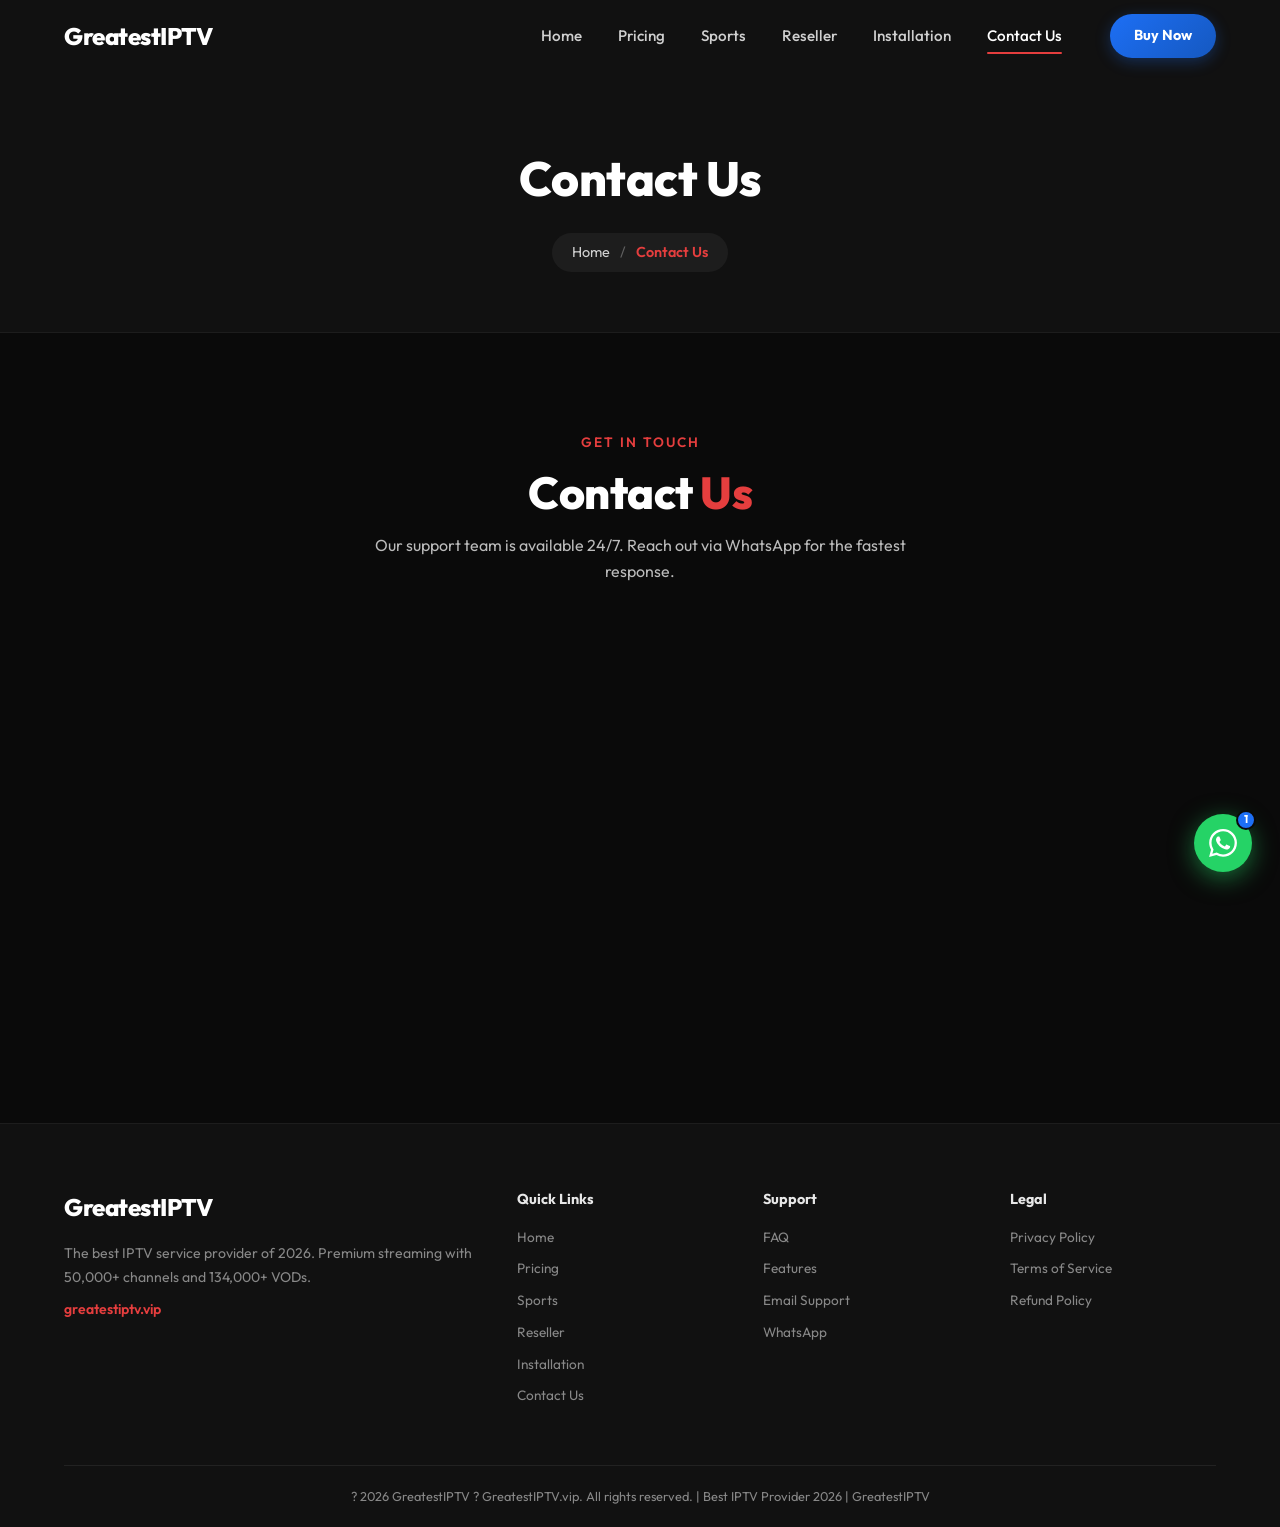
<file: contact.html>
<!DOCTYPE html>
<html lang="en">
<head>
  <meta charset="UTF-8" />
  <meta name="viewport" content="width=device-width, initial-scale=1.0" />
  <title>Contact Us | GreatestIPTV</title>
  <meta name="description" content="Contact GreatestIPTV support 24/7 via WhatsApp or email. Get instant help with your subscription, installation, or any technical issues." />
  <meta name="keywords" content="GreatestIPTV, IPTV subscription, best IPTV 2026, live channels, 4K streaming, IPTV provider" />
  <meta name="robots" content="index, follow" />
  <link rel="canonical" href="https://www.greatest-iptv.vip/contact.html" />
  <!-- Open Graph -->
  <meta property="og:title" content="Contact Us | GreatestIPTV Support" />
  <meta property="og:description" content="Reach GreatestIPTV customer support any time. We are available 24/7 via WhatsApp and email to assist you." />
  <meta property="og:url" content="https://www.greatest-iptv.vip/contact.html" />
  <meta property="og:type" content="website" />
  <link rel="preconnect" href="https://fonts.googleapis.com" />
  <link rel="preconnect" href="https://fonts.gstatic.com" crossorigin />
  <link href="https://fonts.googleapis.com/css2?family=Outfit:wght@300;400;500;600;700;800;900&display=swap" rel="stylesheet" />
  <link rel="icon" type="image/svg+xml" href="favicon.svg" />
  <link rel="icon" type="image/x-icon" href="favicon.ico" />
  <link rel="stylesheet" href="style.css" />
  <!-- Schema.org Structured Data -->
  <script type="application/ld+json">
  {
    "@context": "https://schema.org",
    "@type": "Organization",
    "name": "GreatestIPTV",
    "url": "https://www.greatest-iptv.vip/",
    "logo": "https://www.greatest-iptv.vip/favicon.svg",
    "description": "GreatestIPTV offers the best IPTV subscription service in 2026. Access 50,000+ live channels, 134,000+ VODs in HD/4K.",
    "contactPoint": {
      "@type": "ContactPoint",
      "telephone": "+212 780-105923",
      "contactType": "customer support"
    }
  }
  </script>
</head>
<body>

<!-- ===== NAVBAR ===== -->
<header class="navbar" id="navbar">
  <div class="nav-inner">
    <a href="index.html" class="logo" id="logo-link">
      <span class="logo-text">GreatestIPTV</span>
    </a>
    <nav class="nav-links" id="nav-links">
      <a href="index.html" class="nav-link active" id="nav-home">Home</a>
      <a href="pricing.html" class="nav-link" id="nav-pricing">Pricing</a>
      <a href="sports.html" class="nav-link" id="nav-sports">Sports</a>
      <a href="reseller.html" class="nav-link" id="nav-reseller">Reseller</a>
      <a href="installation.html" class="nav-link" id="nav-installation">Installation</a>
      <a href="contact.html" class="nav-link" id="nav-contact">Contact Us</a>
    </nav>
    <a href="https://wa.me/212780105923" target="_blank" class="btn-buy-now" id="btn-nav-buy">Buy Now</a>
    <button class="hamburger" id="hamburger" aria-label="Toggle menu">
      <span></span><span></span><span></span>
    </button>
  </div>
</header>


<!-- ===== PAGE HEADER ===== -->
<div class="page-header">
  <div class="container">
    <h1 class="page-title">Contact Us</h1>
    <div class="breadcrumbs">
      <a href="index.html">Home</a>
      <span class="sep">/</span>
      <span class="current">Contact Us</span>
    </div>
  </div>
</div>
<!-- ===== CONTACT SECTION ===== -->
<section class="contact-section" id="contact-content">
  <div class="container">
    <div class="section-header fade-up">
      <span class="section-tag">Get In Touch</span>
      <h2 class="section-title">Contact <span class="accent">Us</span></h2>
      <p class="section-desc">Our support team is available 24/7. Reach out via WhatsApp for the fastest response.</p>
    </div>
    <div class="contact-inner fade-up">
      <div class="contact-info">
        <div class="contact-item">
          <div class="contact-icon">??</div>
          <div>
            <h4>WhatsApp (Fastest)</h4>
            <a href="https://wa.me/212780105923" target="_blank" id="contact-wa-link">+212 780-105923</a>
            <p>Available 24/7 ? average reply time: under 5 minutes</p>
          </div>
        </div>
        <div class="contact-item">
          <div class="contact-icon">??</div>
          <div>
            <h4>Email Support</h4>
            <a href="mailto:support@greatestiptv.vip" id="contact-email-link">support@greatestiptv.vip</a>
            <p>We reply to all emails within 24 hours</p>
          </div>
        </div>
        <div class="contact-item">
          <div class="contact-icon">?</div>
          <div>
            <h4>Support Hours</h4>
            <p>24 hours a day, 7 days a week</p>
            <p>Including all public holidays</p>
          </div>
        </div>
        <div class="contact-item">
          <div class="contact-icon">?</div>
          <div>
            <h4>Instant Activation</h4>
            <p>Subscriptions activated within minutes of payment confirmation</p>
          </div>
        </div>
      </div>
      <form class="contact-form" id="contact-form" onsubmit="handleContactForm(event)">
        <div class="form-group">
          <input type="text" id="contact-name" placeholder="Your Name" required />
        </div>
        <div class="form-group">
          <input type="email" id="contact-email" placeholder="Your Email Address" required />
        </div>
        <div class="form-group">
          <select id="contact-subject">
            <option value="" disabled selected>Select a Topic</option>
            <option value="subscription">New Subscription</option>
            <option value="renewal">Renewal / Upgrade</option>
            <option value="technical">Technical Support</option>
            <option value="reseller">Reseller Enquiry</option>
            <option value="other">Other</option>
          </select>
        </div>
        <div class="form-group">
          <textarea id="contact-message" rows="5" placeholder="Your message..." required></textarea>
        </div>
        <button type="submit" class="btn-primary full-width" id="btn-contact-submit">Send Message</button>
      </form>
    </div>
  </div>
</section>

<!-- ===== FOOTER ===== -->
<footer class="footer" id="footer">
  <div class="container">
    <div class="footer-grid">
      <div class="footer-brand">
        <a href="#home" class="logo">
          <span class="logo-text">GreatestIPTV</span>
        </a>
        <p>The best IPTV service provider of 2026. Premium streaming with 50,000+ channels and 134,000+ VODs.</p>
        <p class="footer-domain">greatestiptv.vip</p>
      </div>
      <div class="footer-links">
        <h4>Quick Links</h4>
        <a href="index.html" id="footer-home">Home</a>
        <a href="pricing.html" id="footer-pricing">Pricing</a>
        <a href="sports.html" id="footer-sports">Sports</a>
        <a href="reseller.html" id="footer-reseller">Reseller</a>
        <a href="installation.html" id="footer-install">Installation</a>
        <a href="contact.html" id="footer-contact">Contact Us</a>
      </div>
      <div class="footer-links">
        <h4>Support</h4>
        <a href="#faq" id="footer-faq">FAQ</a>
        <a href="#features" id="footer-features">Features</a>
        <a href="mailto:support@greatestiptv.vip" id="footer-email">Email Support</a>
        <a href="https://wa.me/212780105923" target="_blank" id="footer-wa">WhatsApp</a>
      </div>
      <div class="footer-links">
        <h4>Legal</h4>
        <a href="#" id="footer-privacy">Privacy Policy</a>
        <a href="#" id="footer-terms">Terms of Service</a>
        <a href="#" id="footer-refund">Refund Policy</a>
      </div>
    </div>
    <div class="footer-bottom">
      <p>? 2026 GreatestIPTV ? GreatestIPTV.vip. All rights reserved. | Best IPTV Provider 2026 | GreatestIPTV</p>
    </div>
  </div>
</footer>

<!-- WhatsApp Float Button -->
<a href="https://wa.me/212780105923" class="whatsapp-float" target="_blank" id="btn-whatsapp-float" title="Chat on WhatsApp">
  <svg viewBox="0 0 24 24" fill="white" width="28" height="28">
    <path d="M17.472 14.382c-.297-.149-1.758-.867-2.03-.967-.273-.099-.471-.148-.67.15-.197.297-.767.966-.94 1.164-.173.199-.347.223-.644.075-.297-.15-1.255-.463-2.39-1.475-.883-.788-1.48-1.761-1.653-2.059-.173-.297-.018-.458.13-.606.134-.133.298-.347.446-.52.149-.174.198-.298.298-.497.099-.198.05-.371-.025-.52-.075-.149-.669-1.612-.916-2.207-.242-.579-.487-.5-.669-.51-.173-.008-.371-.01-.57-.01-.198 0-.52.074-.792.372-.272.297-1.04 1.016-1.04 2.479 0 1.462 1.065 2.875 1.213 3.074.149.198 2.096 3.2 5.077 4.487.709.306 1.262.489 1.694.625.712.227 1.36.195 1.871.118.571-.085 1.758-.719 2.006-1.413.248-.694.248-1.289.173-1.413-.074-.124-.272-.198-.57-.347m-5.421 7.403h-.004a9.87 9.87 0 01-5.031-1.378l-.361-.214-3.741.982.998-3.648-.235-.374a9.86 9.86 0 01-1.51-5.26c.001-5.45 4.436-9.884 9.888-9.884 2.64 0 5.122 1.03 6.988 2.898a9.825 9.825 0 012.893 6.994c-.003 5.45-4.437 9.884-9.885 9.884m8.413-18.297A11.815 11.815 0 0012.05 0C5.495 0 .16 5.335.157 11.892c0 2.096.547 4.142 1.588 5.945L.057 24l6.305-1.654a11.882 11.882 0 005.683 1.448h.005c6.554 0 11.89-5.335 11.893-11.893a11.821 11.821 0 00-3.48-8.413z"/>
  </svg>
  <span class="wa-badge">1</span>
</a>

<!-- Back to top -->
<button class="back-to-top" id="back-to-top" onclick="scrollToTop()" title="Back to top">?</button>

<script src="script.js"></script>
</body>
</html>
</file>
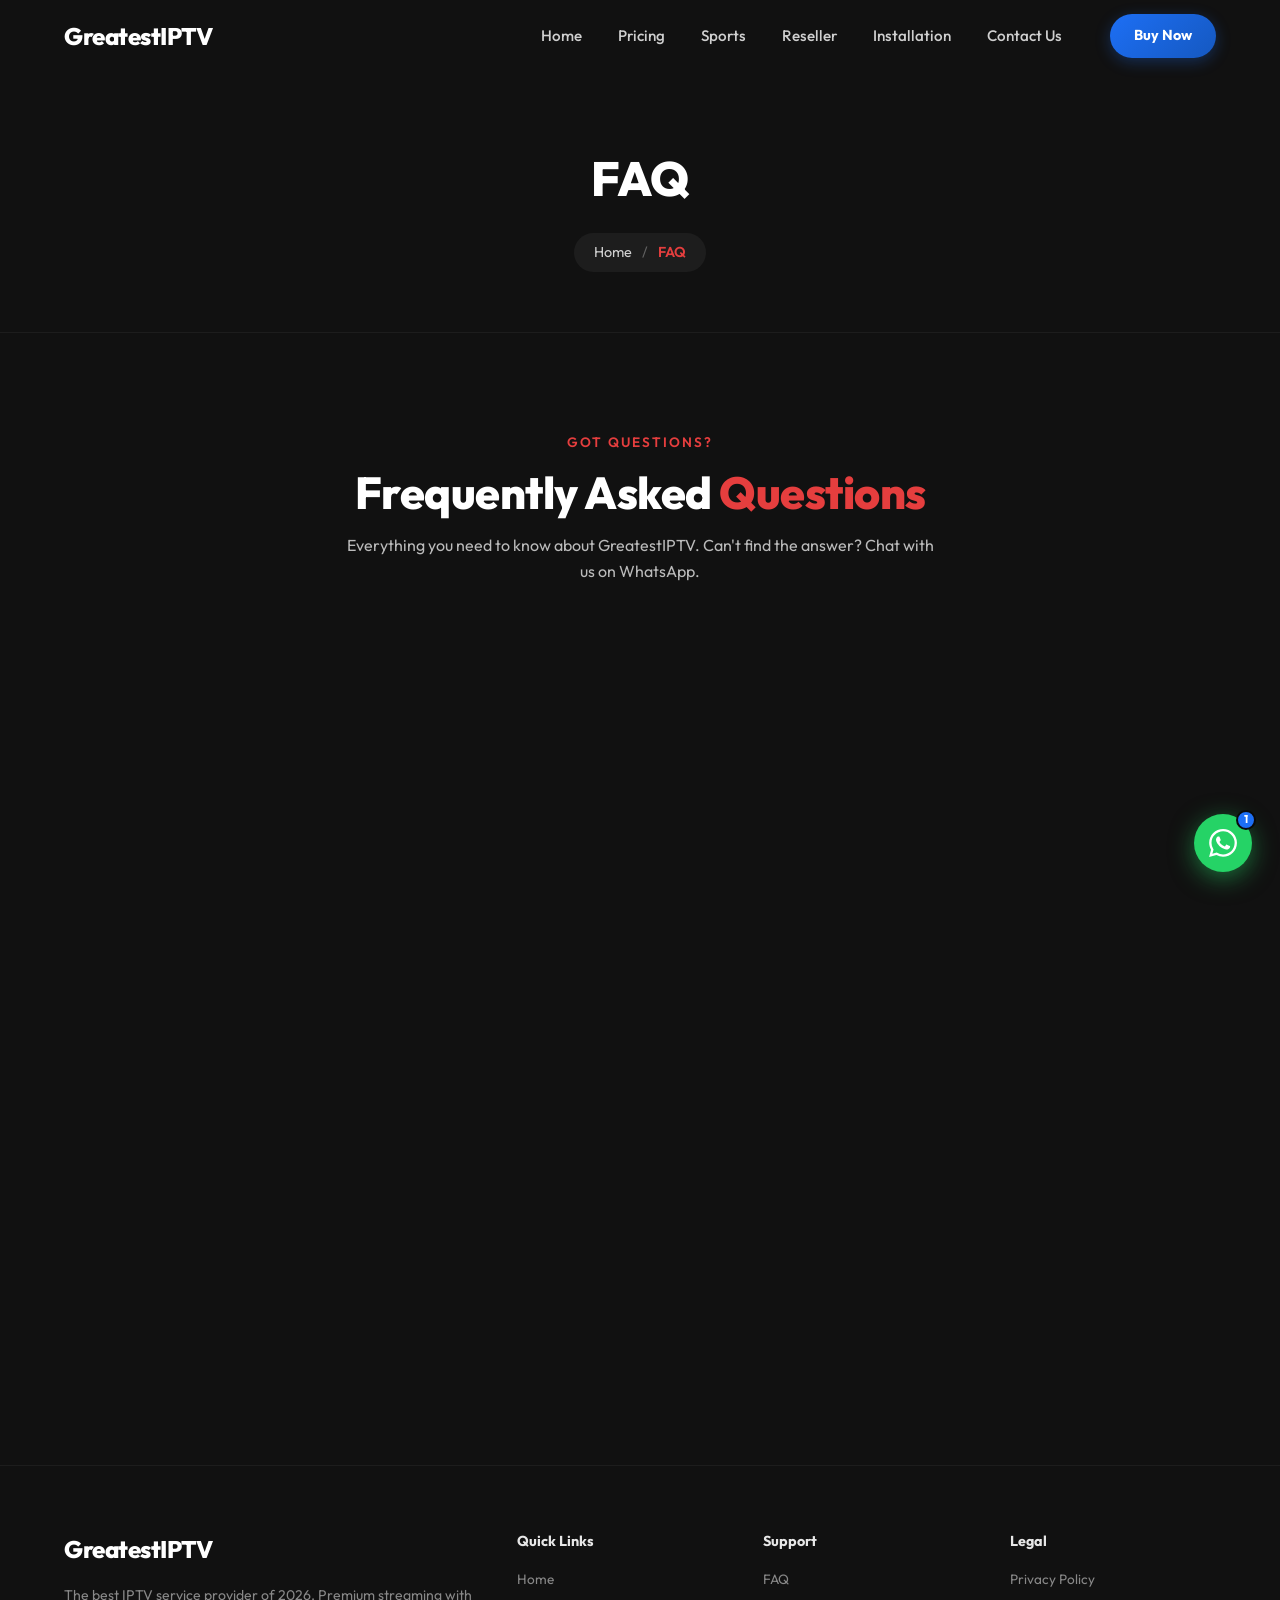
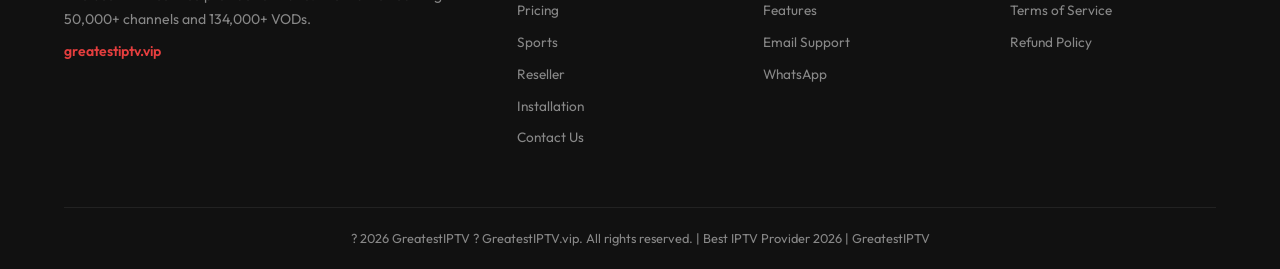
<file: faq.html>
<!DOCTYPE html>
<html lang="en">
<head>
  <meta charset="UTF-8" />
  <meta name="viewport" content="width=device-width, initial-scale=1.0" />
  <title>Frequently Asked Questions | GreatestIPTV</title>
  <meta name="description" content="Frequently asked questions about GreatestIPTV. Learn about compatibility, subscription delivery, device support, and payment options." />
  <meta name="keywords" content="GreatestIPTV, IPTV subscription, best IPTV 2026, live channels, 4K streaming, IPTV provider" />
  <meta name="robots" content="index, follow" />
  <link rel="canonical" href="https://www.greatest-iptv.vip/faq.html" />
  <!-- Open Graph -->
  <meta property="og:title" content="FAQ | GreatestIPTV" />
  <meta property="og:description" content="Got questions about GreatestIPTV? Browse our FAQ for answers on setup, subscriptions, device compatibility, and more." />
  <meta property="og:url" content="https://www.greatest-iptv.vip/faq.html" />
  <meta property="og:type" content="website" />
  <link rel="preconnect" href="https://fonts.googleapis.com" />
  <link rel="preconnect" href="https://fonts.gstatic.com" crossorigin />
  <link href="https://fonts.googleapis.com/css2?family=Outfit:wght@300;400;500;600;700;800;900&display=swap" rel="stylesheet" />
  <link rel="icon" type="image/svg+xml" href="favicon.svg" />
  <link rel="icon" type="image/x-icon" href="favicon.ico" />
  <link rel="stylesheet" href="style.css" />
  <!-- Schema.org Structured Data -->
  <script type="application/ld+json">
  {
    "@context": "https://schema.org",
    "@type": "Organization",
    "name": "GreatestIPTV",
    "url": "https://www.greatest-iptv.vip/",
    "logo": "https://www.greatest-iptv.vip/favicon.svg",
    "description": "GreatestIPTV offers the best IPTV subscription service in 2026. Access 50,000+ live channels, 134,000+ VODs in HD/4K.",
    "contactPoint": {
      "@type": "ContactPoint",
      "telephone": "+212 780-105923",
      "contactType": "customer support"
    }
  }
  </script>
</head>
<body>

<!-- ===== NAVBAR ===== -->
<header class="navbar" id="navbar">
  <div class="nav-inner">
    <a href="index.html" class="logo" id="logo-link">
      <span class="logo-text">GreatestIPTV</span>
    </a>
    <nav class="nav-links" id="nav-links">
      <a href="index.html" class="nav-link active" id="nav-home">Home</a>
      <a href="pricing.html" class="nav-link" id="nav-pricing">Pricing</a>
      <a href="sports.html" class="nav-link" id="nav-sports">Sports</a>
      <a href="reseller.html" class="nav-link" id="nav-reseller">Reseller</a>
      <a href="installation.html" class="nav-link" id="nav-installation">Installation</a>
      <a href="contact.html" class="nav-link" id="nav-contact">Contact Us</a>
    </nav>
    <a href="https://wa.me/212780105923" target="_blank" class="btn-buy-now" id="btn-nav-buy">Buy Now</a>
    <button class="hamburger" id="hamburger" aria-label="Toggle menu">
      <span></span><span></span><span></span>
    </button>
  </div>
</header>


<!-- ===== PAGE HEADER ===== -->
<div class="page-header">
  <div class="container">
    <h1 class="page-title">FAQ</h1>
    <div class="breadcrumbs">
      <a href="index.html">Home</a>
      <span class="sep">/</span>
      <span class="current">FAQ</span>
    </div>
  </div>
</div>
<!-- ===== FAQ SECTION ===== -->
<section class="faq-section" id="faq-content">
  <div class="container">
    <div class="section-header fade-up">
      <span class="section-tag">Got Questions?</span>
      <h2 class="section-title">Frequently Asked <span class="accent">Questions</span></h2>
      <p class="section-desc">Everything you need to know about GreatestIPTV. Can't find the answer? Chat with us on WhatsApp.</p>
    </div>
    <div class="faq-list fade-up">

      <div class="faq-item">
        <button class="faq-question" onclick="toggleFaq(this)" id="faq-q1">
          What is IPTV and how does it work?
          <span class="faq-arrow">?</span>
        </button>
        <div class="faq-answer">
          <p>IPTV (Internet Protocol Television) delivers TV channels and video content via the internet instead of traditional cable or satellite. You simply need a device, a compatible IPTV player app, and our subscription credentials to start streaming thousands of channels instantly.</p>
        </div>
      </div>

      <div class="faq-item">
        <button class="faq-question" onclick="toggleFaq(this)" id="faq-q2">
          How quickly will I receive my subscription?
          <span class="faq-arrow">?</span>
        </button>
        <div class="faq-answer">
          <p>Delivery is immediate! Once your payment is confirmed, our team sends your subscription credentials via WhatsApp or email within minutes ? 24 hours a day, 7 days a week, including holidays.</p>
        </div>
      </div>

      <div class="faq-item">
        <button class="faq-question" onclick="toggleFaq(this)" id="faq-q3">
          Which devices are compatible with GreatestIPTV?
          <span class="faq-arrow">?</span>
        </button>
        <div class="faq-answer">
          <p>GreatestIPTV works on virtually all modern devices: Smart TVs (Samsung, LG, Sony), Amazon Fire TV Stick, Android phones & tablets, Apple TV & iOS (iPhone/iPad), Windows & Mac computers, MAG Boxes, Nvidia Shield, Roku, and Kodi. If it connects to the internet, it likely works.</p>
        </div>
      </div>

      <div class="faq-item">
        <button class="faq-question" onclick="toggleFaq(this)" id="faq-q4">
          What streaming quality is available?
          <span class="faq-arrow">?</span>
        </button>
        <div class="faq-answer">
          <p>We offer channels in SD, HD, Full HD, and 4K Ultra HD quality. The quality you experience depends on your internet connection speed. We recommend at least 10 Mbps for HD and 25 Mbps for 4K content.</p>
        </div>
      </div>

      <div class="faq-item">
        <button class="faq-question" onclick="toggleFaq(this)" id="faq-q5">
          How many channels and VODs are included?
          <span class="faq-arrow">?</span>
        </button>
        <div class="faq-answer">
          <p>All plans include access to 50,000+ live channels from countries worldwide, plus 134,000+ VODs (movies and TV series). This includes sports, entertainment, news, kids' content, and more ? all included in every subscription tier.</p>
        </div>
      </div>

      <div class="faq-item">
        <button class="faq-question" onclick="toggleFaq(this)" id="faq-q6">
          What payment methods do you accept?
          <span class="faq-arrow">?</span>
        </button>
        <div class="faq-answer">
          <p>We accept various payment methods including PayPal, credit/debit cards, cryptocurrency (Bitcoin, USDT), and bank transfers. Contact us on WhatsApp to confirm the most convenient payment method for your location.</p>
        </div>
      </div>

      <div class="faq-item">
        <button class="faq-question" onclick="toggleFaq(this)" id="faq-q7">
          Can I use GreatestIPTV on multiple devices simultaneously?
          <span class="faq-arrow">?</span>
        </button>
        <div class="faq-answer">
          <p>Standard subscriptions are for single-connection use. If you need multiple simultaneous connections (e.g., for different family members), please contact us ? we offer multi-connection packages at special rates.</p>
        </div>
      </div>

      <div class="faq-item">
        <button class="faq-question" onclick="toggleFaq(this)" id="faq-q8">
          Is there a free trial available?
          <span class="faq-arrow">?</span>
        </button>
        <div class="faq-answer">
          <p>Yes! We offer a free trial so you can test our service before committing. Contact us via WhatsApp and ask for a free trial ? we'll set one up for you quickly so you can experience the quality firsthand.</p>
        </div>
      </div>

      <div class="faq-item">
        <button class="faq-question" onclick="toggleFaq(this)" id="faq-q9">
          What should I do if I experience buffering?
          <span class="faq-arrow">?</span>
        </button>
        <div class="faq-answer">
          <p>Buffering is usually caused by a slow internet connection. Try: (1) connecting your device via ethernet instead of Wi-Fi, (2) restarting your router, (3) closing other apps using bandwidth, or (4) switching to a lower quality stream. If issues persist, contact our support team immediately.</p>
        </div>
      </div>

      <div class="faq-item">
        <button class="faq-question" onclick="toggleFaq(this)" id="faq-q10">
          Do you offer a refund policy?
          <span class="faq-arrow">?</span>
        </button>
        <div class="faq-answer">
          <p>We stand by the quality of our service. If you experience persistent technical issues that our support team cannot resolve within a reasonable timeframe, we will work with you to find a fair solution. Please contact us via WhatsApp to discuss your situation.</p>
        </div>
      </div>

    </div>
  </div>
</section>

<!-- ===== FOOTER ===== -->
<footer class="footer" id="footer">
  <div class="container">
    <div class="footer-grid">
      <div class="footer-brand">
        <a href="#home" class="logo">
          <span class="logo-text">GreatestIPTV</span>
        </a>
        <p>The best IPTV service provider of 2026. Premium streaming with 50,000+ channels and 134,000+ VODs.</p>
        <p class="footer-domain">greatestiptv.vip</p>
      </div>
      <div class="footer-links">
        <h4>Quick Links</h4>
        <a href="index.html" id="footer-home">Home</a>
        <a href="pricing.html" id="footer-pricing">Pricing</a>
        <a href="sports.html" id="footer-sports">Sports</a>
        <a href="reseller.html" id="footer-reseller">Reseller</a>
        <a href="installation.html" id="footer-install">Installation</a>
        <a href="contact.html" id="footer-contact">Contact Us</a>
      </div>
      <div class="footer-links">
        <h4>Support</h4>
        <a href="#faq" id="footer-faq">FAQ</a>
        <a href="#features" id="footer-features">Features</a>
        <a href="mailto:support@greatestiptv.vip" id="footer-email">Email Support</a>
        <a href="https://wa.me/212780105923" target="_blank" id="footer-wa">WhatsApp</a>
      </div>
      <div class="footer-links">
        <h4>Legal</h4>
        <a href="#" id="footer-privacy">Privacy Policy</a>
        <a href="#" id="footer-terms">Terms of Service</a>
        <a href="#" id="footer-refund">Refund Policy</a>
      </div>
    </div>
    <div class="footer-bottom">
      <p>? 2026 GreatestIPTV ? GreatestIPTV.vip. All rights reserved. | Best IPTV Provider 2026 | GreatestIPTV</p>
    </div>
  </div>
</footer>

<!-- WhatsApp Float Button -->
<a href="https://wa.me/212780105923" class="whatsapp-float" target="_blank" id="btn-whatsapp-float" title="Chat on WhatsApp">
  <svg viewBox="0 0 24 24" fill="white" width="28" height="28">
    <path d="M17.472 14.382c-.297-.149-1.758-.867-2.03-.967-.273-.099-.471-.148-.67.15-.197.297-.767.966-.94 1.164-.173.199-.347.223-.644.075-.297-.15-1.255-.463-2.39-1.475-.883-.788-1.48-1.761-1.653-2.059-.173-.297-.018-.458.13-.606.134-.133.298-.347.446-.52.149-.174.198-.298.298-.497.099-.198.05-.371-.025-.52-.075-.149-.669-1.612-.916-2.207-.242-.579-.487-.5-.669-.51-.173-.008-.371-.01-.57-.01-.198 0-.52.074-.792.372-.272.297-1.04 1.016-1.04 2.479 0 1.462 1.065 2.875 1.213 3.074.149.198 2.096 3.2 5.077 4.487.709.306 1.262.489 1.694.625.712.227 1.36.195 1.871.118.571-.085 1.758-.719 2.006-1.413.248-.694.248-1.289.173-1.413-.074-.124-.272-.198-.57-.347m-5.421 7.403h-.004a9.87 9.87 0 01-5.031-1.378l-.361-.214-3.741.982.998-3.648-.235-.374a9.86 9.86 0 01-1.51-5.26c.001-5.45 4.436-9.884 9.888-9.884 2.64 0 5.122 1.03 6.988 2.898a9.825 9.825 0 012.893 6.994c-.003 5.45-4.437 9.884-9.885 9.884m8.413-18.297A11.815 11.815 0 0012.05 0C5.495 0 .16 5.335.157 11.892c0 2.096.547 4.142 1.588 5.945L.057 24l6.305-1.654a11.882 11.882 0 005.683 1.448h.005c6.554 0 11.89-5.335 11.893-11.893a11.821 11.821 0 00-3.48-8.413z"/>
  </svg>
  <span class="wa-badge">1</span>
</a>

<!-- Back to top -->
<button class="back-to-top" id="back-to-top" onclick="scrollToTop()" title="Back to top">?</button>

<script src="script.js"></script>
</body>
</html>
</file>
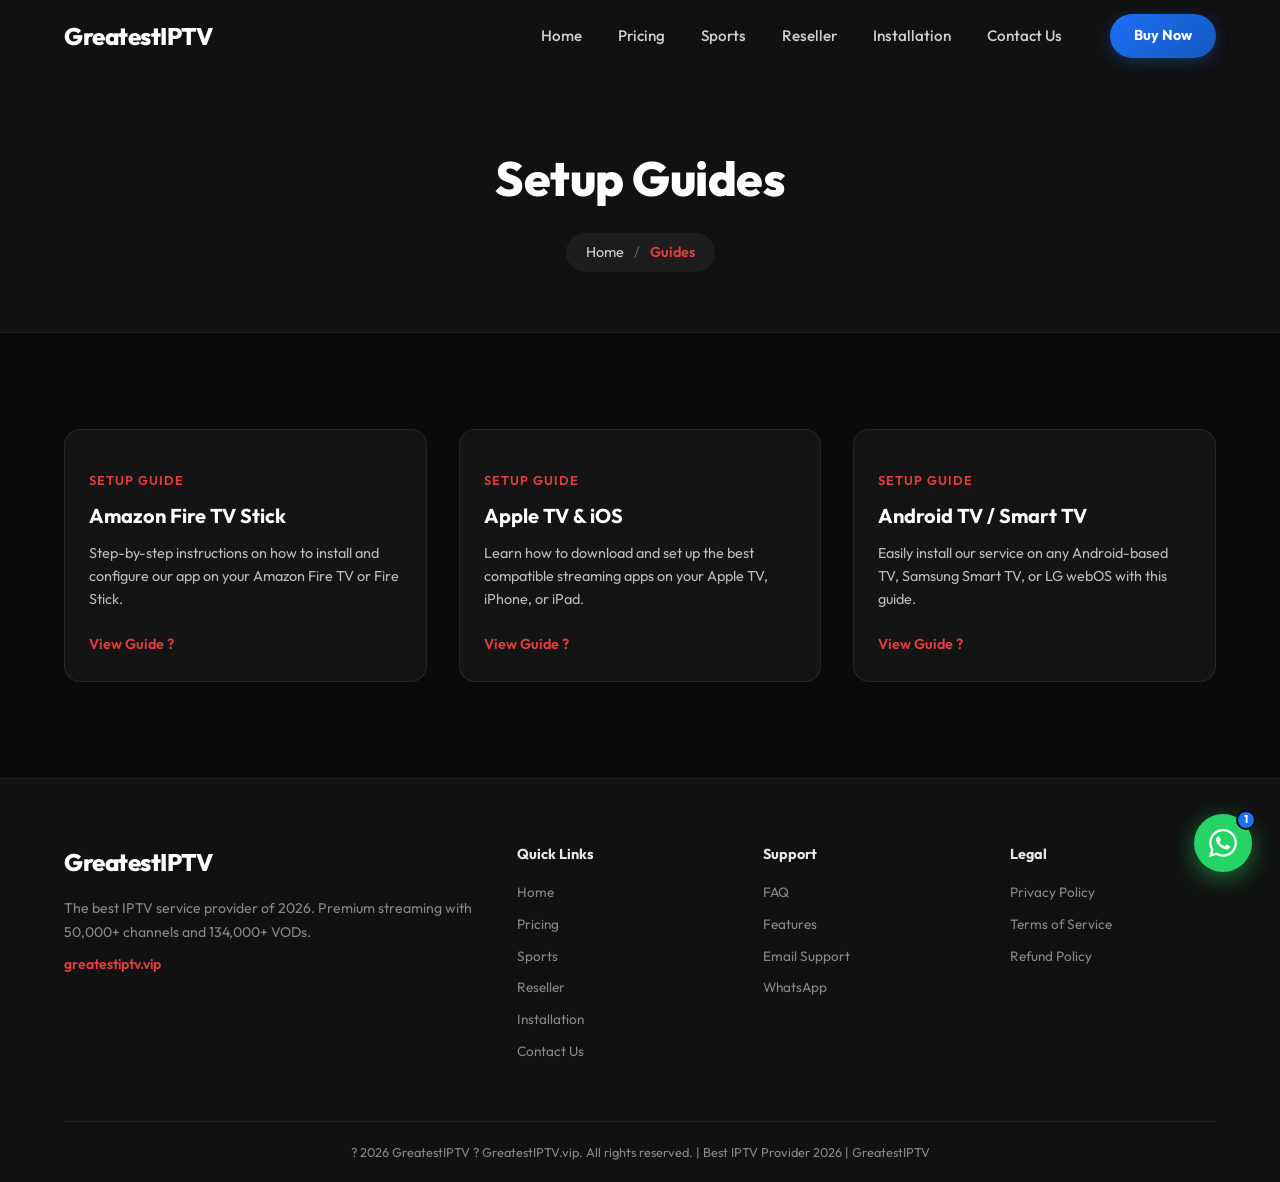
<file: guides.html>
<!DOCTYPE html>
<html lang="en">
<head>
  <meta charset="UTF-8" />
  <meta name="viewport" content="width=device-width, initial-scale=1.0" />
  <title>IPTV Setup Guides | GreatestIPTV</title>
  <meta name="description" content="Step-by-step GreatestIPTV setup guides. Install and configure the best IPTV service on Smart TV, Android, iOS, Fire Stick, and more." />
  <meta name="keywords" content="GreatestIPTV, IPTV subscription, best IPTV 2026, live channels, 4K streaming, IPTV provider" />
  <meta name="robots" content="index, follow" />
  <link rel="canonical" href="https://www.greatest-iptv.vip/guides.html" />
  <!-- Open Graph -->
  <meta property="og:title" content="IPTV Setup Guides | GreatestIPTV" />
  <meta property="og:description" content="Follow our easy setup guides to get GreatestIPTV running on any device in minutes." />
  <meta property="og:url" content="https://www.greatest-iptv.vip/guides.html" />
  <meta property="og:type" content="website" />
  <link rel="preconnect" href="https://fonts.googleapis.com" />
  <link rel="preconnect" href="https://fonts.gstatic.com" crossorigin />
  <link href="https://fonts.googleapis.com/css2?family=Outfit:wght@300;400;500;600;700;800;900&display=swap" rel="stylesheet" />
  <link rel="icon" type="image/svg+xml" href="favicon.svg" />
  <link rel="icon" type="image/x-icon" href="favicon.ico" />
  <link rel="stylesheet" href="style.css" />
</head>
<body>

<!-- ===== NAVBAR ===== -->
<header class="navbar" id="navbar">
  <div class="nav-inner">
    <a href="index.html" class="logo" id="logo-link">
      <span class="logo-text">GreatestIPTV</span>
    </a>
    <nav class="nav-links" id="nav-links">
      <a href="index.html" class="nav-link active" id="nav-home">Home</a>
      <a href="pricing.html" class="nav-link" id="nav-pricing">Pricing</a>
      <a href="sports.html" class="nav-link" id="nav-sports">Sports</a>
      <a href="reseller.html" class="nav-link" id="nav-reseller">Reseller</a>
      <a href="installation.html" class="nav-link" id="nav-installation">Installation</a>
      <a href="contact.html" class="nav-link" id="nav-contact">Contact Us</a>
    </nav>
    <a href="https://wa.me/212780105923" target="_blank" class="btn-buy-now" id="btn-nav-buy">Buy Now</a>
    <button class="hamburger" id="hamburger" aria-label="Toggle menu">
      <span></span><span></span><span></span>
    </button>
  </div>
</header>


<!-- ===== PAGE HEADER ===== -->
<div class="page-header">
  <div class="container">
    <h1 class="page-title">Setup Guides</h1>
    <div class="breadcrumbs">
      <a href="index.html">Home</a>
      <span class="sep">/</span>
      <span class="current">Guides</span>
    </div>
  </div>
</div>

<section class="guides-section">
  <div class="container">
    <div class="grid-3">
      <article class="article-card">
        <div class="article-content" style="padding-top: 40px;">
          <div class="article-meta">Setup Guide</div>
          <h3 class="article-title">Amazon Fire TV Stick</h3>
          <p class="article-excerpt">Step-by-step instructions on how to install and configure our app on your Amazon Fire TV or Fire Stick.</p>
          <a href="#" class="read-more">View Guide ?</a>
        </div>
      </article>
      <article class="article-card">
        <div class="article-content" style="padding-top: 40px;">
          <div class="article-meta">Setup Guide</div>
          <h3 class="article-title">Apple TV & iOS</h3>
          <p class="article-excerpt">Learn how to download and set up the best compatible streaming apps on your Apple TV, iPhone, or iPad.</p>
          <a href="#" class="read-more">View Guide ?</a>
        </div>
      </article>
      <article class="article-card">
        <div class="article-content" style="padding-top: 40px;">
          <div class="article-meta">Setup Guide</div>
          <h3 class="article-title">Android TV / Smart TV</h3>
          <p class="article-excerpt">Easily install our service on any Android-based TV, Samsung Smart TV, or LG webOS with this guide.</p>
          <a href="#" class="read-more">View Guide ?</a>
        </div>
      </article>
    </div>
  </div>
</section>
<!-- ===== FOOTER ===== -->
<footer class="footer" id="footer">
  <div class="container">
    <div class="footer-grid">
      <div class="footer-brand">
        <a href="#home" class="logo">
          <span class="logo-text">GreatestIPTV</span>
        </a>
        <p>The best IPTV service provider of 2026. Premium streaming with 50,000+ channels and 134,000+ VODs.</p>
        <p class="footer-domain">greatestiptv.vip</p>
      </div>
      <div class="footer-links">
        <h4>Quick Links</h4>
        <a href="index.html" id="footer-home">Home</a>
        <a href="pricing.html" id="footer-pricing">Pricing</a>
        <a href="sports.html" id="footer-sports">Sports</a>
        <a href="reseller.html" id="footer-reseller">Reseller</a>
        <a href="installation.html" id="footer-install">Installation</a>
        <a href="contact.html" id="footer-contact">Contact Us</a>
      </div>
      <div class="footer-links">
        <h4>Support</h4>
        <a href="#faq" id="footer-faq">FAQ</a>
        <a href="#features" id="footer-features">Features</a>
        <a href="mailto:support@greatestiptv.vip" id="footer-email">Email Support</a>
        <a href="https://wa.me/212780105923" target="_blank" id="footer-wa">WhatsApp</a>
      </div>
      <div class="footer-links">
        <h4>Legal</h4>
        <a href="#" id="footer-privacy">Privacy Policy</a>
        <a href="#" id="footer-terms">Terms of Service</a>
        <a href="#" id="footer-refund">Refund Policy</a>
      </div>
    </div>
    <div class="footer-bottom">
      <p>? 2026 GreatestIPTV ? GreatestIPTV.vip. All rights reserved. | Best IPTV Provider 2026 | GreatestIPTV</p>
    </div>
  </div>
</footer>

<!-- WhatsApp Float Button -->
<a href="https://wa.me/212780105923" class="whatsapp-float" target="_blank" id="btn-whatsapp-float" title="Chat on WhatsApp">
  <svg viewBox="0 0 24 24" fill="white" width="28" height="28">
    <path d="M17.472 14.382c-.297-.149-1.758-.867-2.03-.967-.273-.099-.471-.148-.67.15-.197.297-.767.966-.94 1.164-.173.199-.347.223-.644.075-.297-.15-1.255-.463-2.39-1.475-.883-.788-1.48-1.761-1.653-2.059-.173-.297-.018-.458.13-.606.134-.133.298-.347.446-.52.149-.174.198-.298.298-.497.099-.198.05-.371-.025-.52-.075-.149-.669-1.612-.916-2.207-.242-.579-.487-.5-.669-.51-.173-.008-.371-.01-.57-.01-.198 0-.52.074-.792.372-.272.297-1.04 1.016-1.04 2.479 0 1.462 1.065 2.875 1.213 3.074.149.198 2.096 3.2 5.077 4.487.709.306 1.262.489 1.694.625.712.227 1.36.195 1.871.118.571-.085 1.758-.719 2.006-1.413.248-.694.248-1.289.173-1.413-.074-.124-.272-.198-.57-.347m-5.421 7.403h-.004a9.87 9.87 0 01-5.031-1.378l-.361-.214-3.741.982.998-3.648-.235-.374a9.86 9.86 0 01-1.51-5.26c.001-5.45 4.436-9.884 9.888-9.884 2.64 0 5.122 1.03 6.988 2.898a9.825 9.825 0 012.893 6.994c-.003 5.45-4.437 9.884-9.885 9.884m8.413-18.297A11.815 11.815 0 0012.05 0C5.495 0 .16 5.335.157 11.892c0 2.096.547 4.142 1.588 5.945L.057 24l6.305-1.654a11.882 11.882 0 005.683 1.448h.005c6.554 0 11.89-5.335 11.893-11.893a11.821 11.821 0 00-3.48-8.413z"/>
  </svg>
  <span class="wa-badge">1</span>
</a>

<!-- Back to top -->
<button class="back-to-top" id="back-to-top" onclick="scrollToTop()" title="Back to top">?</button>

<script src="script.js"></script>
</body>
</html>
</file>
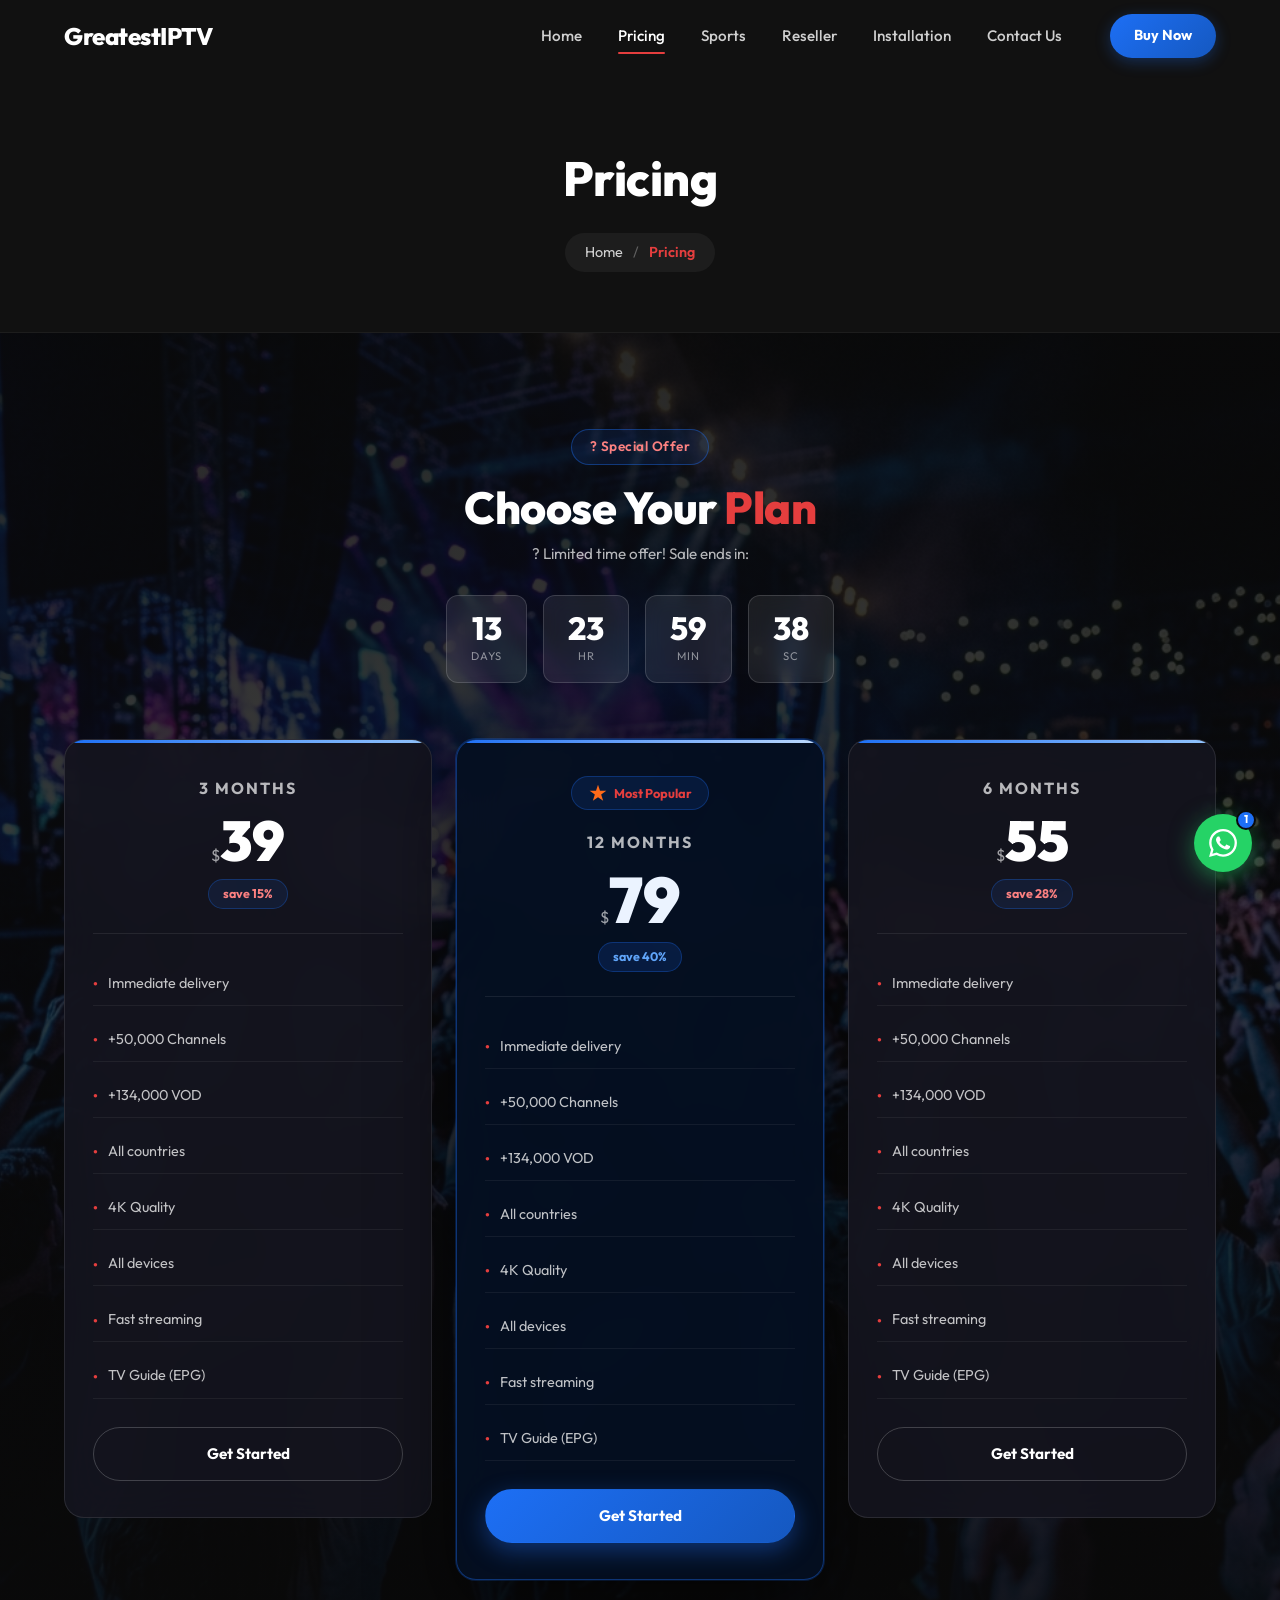
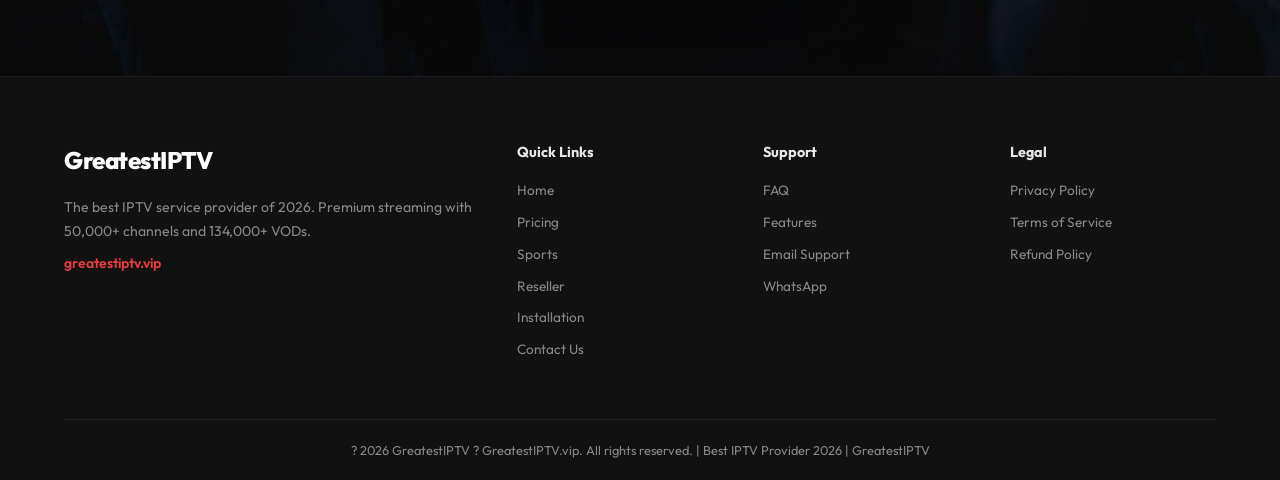
<file: pricing.html>
<!DOCTYPE html>
<html lang="en">
<head>
  <meta charset="UTF-8" />
  <meta name="viewport" content="width=device-width, initial-scale=1.0" />
  <title>Pricing Plans | GreatestIPTV</title>
  <meta name="description" content="GreatestIPTV pricing plans ? choose from 3, 6, or 12-month subscriptions with 50,000+ channels, 134,000+ VODs, and 4K quality. Best value IPTV 2026." />
  <meta name="keywords" content="GreatestIPTV, IPTV subscription, best IPTV 2026, live channels, 4K streaming, IPTV provider" />
  <meta name="robots" content="index, follow" />
  <link rel="canonical" href="https://www.greatest-iptv.vip/pricing.html" />
  <!-- Open Graph -->
  <meta property="og:title" content="IPTV Pricing Plans | GreatestIPTV" />
  <meta property="og:description" content="Explore GreatestIPTV subscription plans. Affordable 3, 6, and 12-month packages with 50,000+ live channels and 4K quality." />
  <meta property="og:url" content="https://www.greatest-iptv.vip/pricing.html" />
  <meta property="og:type" content="website" />
  <link rel="preconnect" href="https://fonts.googleapis.com" />
  <link rel="preconnect" href="https://fonts.gstatic.com" crossorigin />
  <link href="https://fonts.googleapis.com/css2?family=Outfit:wght@300;400;500;600;700;800;900&display=swap" rel="stylesheet" />
  <link rel="icon" type="image/svg+xml" href="favicon.svg" />
  <link rel="icon" type="image/x-icon" href="favicon.ico" />
  <link rel="stylesheet" href="style.css" />
  <!-- Schema.org Structured Data -->
  <script type="application/ld+json">
  {
    "@context": "https://schema.org",
    "@type": "Organization",
    "name": "GreatestIPTV",
    "url": "https://www.greatest-iptv.vip/",
    "logo": "https://www.greatest-iptv.vip/favicon.svg",
    "description": "GreatestIPTV offers the best IPTV subscription service in 2026. Access 50,000+ live channels, 134,000+ VODs in HD/4K.",
    "contactPoint": {
      "@type": "ContactPoint",
      "telephone": "+212 780-105923",
      "contactType": "customer support"
    }
  }
  </script>
</head>
<body>

<!-- ===== NAVBAR ===== -->
<header class="navbar" id="navbar">
  <div class="nav-inner">
    <a href="index.html" class="logo" id="logo-link">
      <span class="logo-text">GreatestIPTV</span>
    </a>
    <nav class="nav-links" id="nav-links">
      <a href="index.html" class="nav-link active" id="nav-home">Home</a>
      <a href="pricing.html" class="nav-link" id="nav-pricing">Pricing</a>
      <a href="sports.html" class="nav-link" id="nav-sports">Sports</a>
      <a href="reseller.html" class="nav-link" id="nav-reseller">Reseller</a>
      <a href="installation.html" class="nav-link" id="nav-installation">Installation</a>
      <a href="contact.html" class="nav-link" id="nav-contact">Contact Us</a>
    </nav>
    <a href="https://wa.me/212780105923" target="_blank" class="btn-buy-now" id="btn-nav-buy">Buy Now</a>
    <button class="hamburger" id="hamburger" aria-label="Toggle menu">
      <span></span><span></span><span></span>
    </button>
  </div>
</header>


<!-- ===== PAGE HEADER ===== -->
<div class="page-header">
  <div class="container">
    <h1 class="page-title">Pricing</h1>
    <div class="breadcrumbs">
      <a href="index.html">Home</a>
      <span class="sep">/</span>
      <span class="current">Pricing</span>
    </div>
  </div>
</div>
<!-- ===== PRICING SECTION ===== -->
<section class="pricing-section" id="pricing">
  <div class="pricing-bg">
    <img src="concert_crowd.png" alt="Live streaming entertainment background" class="pricing-bg-img" />
    <div class="pricing-overlay"></div>
  </div>
  <div class="container pricing-inner">
    <p class="special-offer-tag">? Special Offer</p>
    <h2 class="section-title white">Choose Your <span class="accent">Plan</span></h2>
    <p class="pricing-sub">? Limited time offer! Sale ends in:</p>

    <!-- Countdown -->
    <div class="countdown" id="countdown">
      <div class="cd-box"><span class="cd-num" id="cd-days">14</span><span class="cd-label">Days</span></div>
      <div class="cd-box"><span class="cd-num" id="cd-hours">23</span><span class="cd-label">Hr</span></div>
      <div class="cd-box"><span class="cd-num" id="cd-mins">59</span><span class="cd-label">Min</span></div>
      <div class="cd-box"><span class="cd-num" id="cd-secs">00</span><span class="cd-label">Sc</span></div>
    </div>

    <!-- Cards -->
    <div class="pricing-cards">
      <!-- 3 Months -->
      <div class="price-card" id="plan-3months">
        <div class="price-card-header">
          <h3>3 MONTHS</h3>
          <div class="price-amount">$<span>39</span></div>
          <div class="save-badge">save 15%</div>
        </div>
        <ul class="price-features">
          <li>Immediate delivery</li>
          <li>+50,000 Channels</li>
          <li>+134,000 VOD</li>
          <li>All countries</li>
          <li>4K Quality</li>
          <li>All devices</li>
          <li>Fast streaming</li>
          <li>TV Guide (EPG)</li>
        </ul>
        <a href="https://wa.me/212780105923?text=Hello%20GreatestIPTV,%20I%20want%20to%20order%20the%203%20Months%20plan" target="_blank" class="btn-price" id="btn-plan-3m">Get Started</a>
      </div>

      <!-- 12 Months (POPULAR) -->
      <div class="price-card popular" id="plan-12months">
        <div class="popular-badge">
          <svg viewBox="0 0 24 24" fill="#FF6B1A" width="20"><path d="M12 2l2.4 7.4H22l-6.2 4.5 2.4 7.4L12 17l-6.2 4.3 2.4-7.4L2 9.4h7.6z"/></svg>
          Most Popular
        </div>
        <div class="price-card-header">
          <h3>12 MONTHS</h3>
          <div class="price-amount">$<span>79</span></div>
          <div class="save-badge green">save 40%</div>
        </div>
        <ul class="price-features">
          <li>Immediate delivery</li>
          <li>+50,000 Channels</li>
          <li>+134,000 VOD</li>
          <li>All countries</li>
          <li>4K Quality</li>
          <li>All devices</li>
          <li>Fast streaming</li>
          <li>TV Guide (EPG)</li>
        </ul>
        <a href="https://wa.me/212780105923?text=Hello%20GreatestIPTV,%20I%20want%20to%20order%20the%2012%20Months%20plan" target="_blank" class="btn-price popular-btn" id="btn-plan-12m">Get Started</a>
      </div>

      <!-- 6 Months -->
      <div class="price-card" id="plan-6months">
        <div class="price-card-header">
          <h3>6 MONTHS</h3>
          <div class="price-amount">$<span>55</span></div>
          <div class="save-badge">save 28%</div>
        </div>
        <ul class="price-features">
          <li>Immediate delivery</li>
          <li>+50,000 Channels</li>
          <li>+134,000 VOD</li>
          <li>All countries</li>
          <li>4K Quality</li>
          <li>All devices</li>
          <li>Fast streaming</li>
          <li>TV Guide (EPG)</li>
        </ul>
        <a href="https://wa.me/212780105923?text=Hello%20GreatestIPTV,%20I%20want%20to%20order%20the%206%20Months%20plan" target="_blank" class="btn-price" id="btn-plan-6m">Get Started</a>
      </div>
    </div>
  </div>
</section>

<!-- ===== FOOTER ===== -->
<footer class="footer" id="footer">
  <div class="container">
    <div class="footer-grid">
      <div class="footer-brand">
        <a href="#home" class="logo">
          <span class="logo-text">GreatestIPTV</span>
        </a>
        <p>The best IPTV service provider of 2026. Premium streaming with 50,000+ channels and 134,000+ VODs.</p>
        <p class="footer-domain">greatestiptv.vip</p>
      </div>
      <div class="footer-links">
        <h4>Quick Links</h4>
        <a href="index.html" id="footer-home">Home</a>
        <a href="pricing.html" id="footer-pricing">Pricing</a>
        <a href="sports.html" id="footer-sports">Sports</a>
        <a href="reseller.html" id="footer-reseller">Reseller</a>
        <a href="installation.html" id="footer-install">Installation</a>
        <a href="contact.html" id="footer-contact">Contact Us</a>
      </div>
      <div class="footer-links">
        <h4>Support</h4>
        <a href="#faq" id="footer-faq">FAQ</a>
        <a href="#features" id="footer-features">Features</a>
        <a href="mailto:support@greatestiptv.vip" id="footer-email">Email Support</a>
        <a href="https://wa.me/212780105923" target="_blank" id="footer-wa">WhatsApp</a>
      </div>
      <div class="footer-links">
        <h4>Legal</h4>
        <a href="#" id="footer-privacy">Privacy Policy</a>
        <a href="#" id="footer-terms">Terms of Service</a>
        <a href="#" id="footer-refund">Refund Policy</a>
      </div>
    </div>
    <div class="footer-bottom">
      <p>? 2026 GreatestIPTV ? GreatestIPTV.vip. All rights reserved. | Best IPTV Provider 2026 | GreatestIPTV</p>
    </div>
  </div>
</footer>

<!-- WhatsApp Float Button -->
<a href="https://wa.me/212780105923" class="whatsapp-float" target="_blank" id="btn-whatsapp-float" title="Chat on WhatsApp">
  <svg viewBox="0 0 24 24" fill="white" width="28" height="28">
    <path d="M17.472 14.382c-.297-.149-1.758-.867-2.03-.967-.273-.099-.471-.148-.67.15-.197.297-.767.966-.94 1.164-.173.199-.347.223-.644.075-.297-.15-1.255-.463-2.39-1.475-.883-.788-1.48-1.761-1.653-2.059-.173-.297-.018-.458.13-.606.134-.133.298-.347.446-.52.149-.174.198-.298.298-.497.099-.198.05-.371-.025-.52-.075-.149-.669-1.612-.916-2.207-.242-.579-.487-.5-.669-.51-.173-.008-.371-.01-.57-.01-.198 0-.52.074-.792.372-.272.297-1.04 1.016-1.04 2.479 0 1.462 1.065 2.875 1.213 3.074.149.198 2.096 3.2 5.077 4.487.709.306 1.262.489 1.694.625.712.227 1.36.195 1.871.118.571-.085 1.758-.719 2.006-1.413.248-.694.248-1.289.173-1.413-.074-.124-.272-.198-.57-.347m-5.421 7.403h-.004a9.87 9.87 0 01-5.031-1.378l-.361-.214-3.741.982.998-3.648-.235-.374a9.86 9.86 0 01-1.51-5.26c.001-5.45 4.436-9.884 9.888-9.884 2.64 0 5.122 1.03 6.988 2.898a9.825 9.825 0 012.893 6.994c-.003 5.45-4.437 9.884-9.885 9.884m8.413-18.297A11.815 11.815 0 0012.05 0C5.495 0 .16 5.335.157 11.892c0 2.096.547 4.142 1.588 5.945L.057 24l6.305-1.654a11.882 11.882 0 005.683 1.448h.005c6.554 0 11.89-5.335 11.893-11.893a11.821 11.821 0 00-3.48-8.413z"/>
  </svg>
  <span class="wa-badge">1</span>
</a>

<!-- Back to top -->
<button class="back-to-top" id="back-to-top" onclick="scrollToTop()" title="Back to top">?</button>

<script src="script.js"></script>
</body>
</html>
</file>
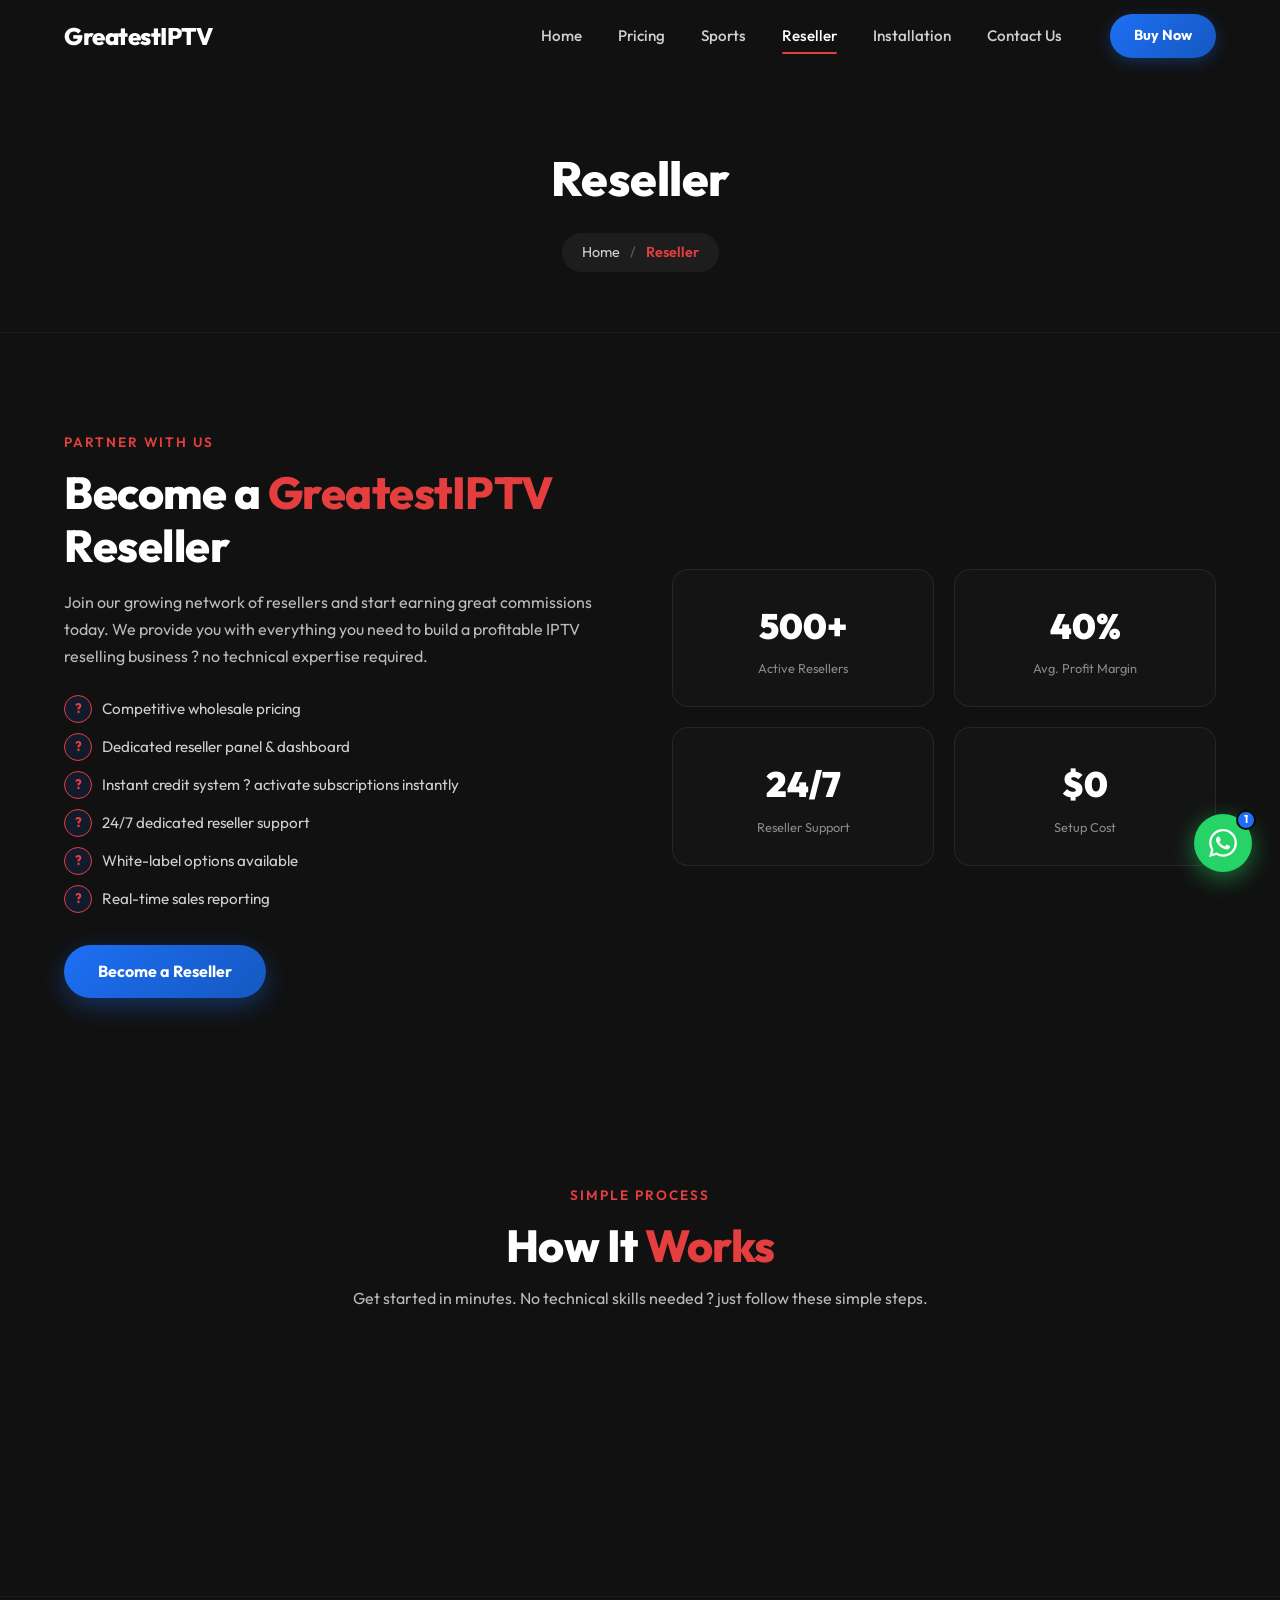
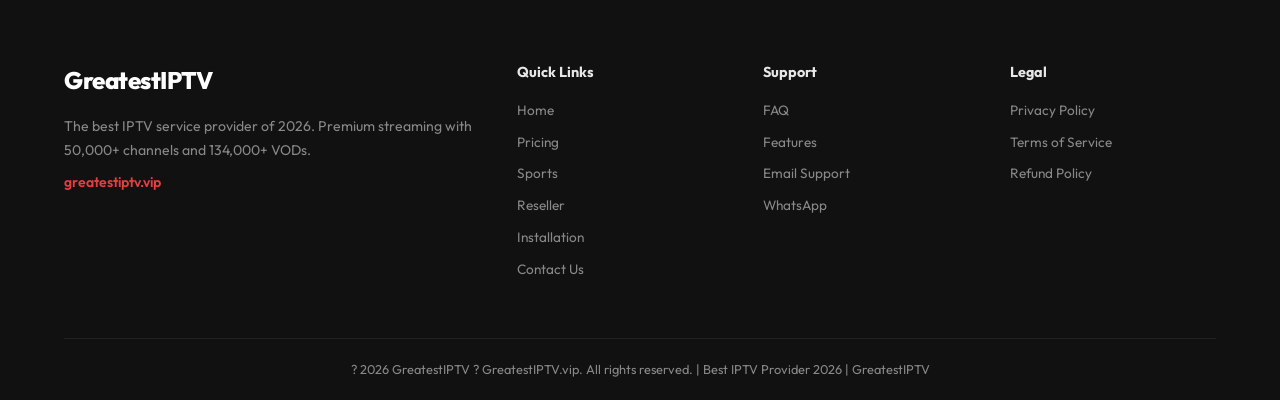
<file: reseller.html>
<!DOCTYPE html>
<html lang="en">
<head>
  <meta charset="UTF-8" />
  <meta name="viewport" content="width=device-width, initial-scale=1.0" />
  <title>Reseller Program | GreatestIPTV</title>
  <meta name="description" content="Become a GreatestIPTV reseller and earn great commissions. Access wholesale pricing, a dedicated reseller panel, and 24/7 support." />
  <meta name="keywords" content="GreatestIPTV, IPTV subscription, best IPTV 2026, live channels, 4K streaming, IPTV provider" />
  <meta name="robots" content="index, follow" />
  <link rel="canonical" href="https://www.greatest-iptv.vip/reseller.html" />
  <!-- Open Graph -->
  <meta property="og:title" content="IPTV Reseller Program | GreatestIPTV" />
  <meta property="og:description" content="Join the GreatestIPTV reseller program. Earn commissions with competitive wholesale pricing and full reseller support." />
  <meta property="og:url" content="https://www.greatest-iptv.vip/reseller.html" />
  <meta property="og:type" content="website" />
  <link rel="preconnect" href="https://fonts.googleapis.com" />
  <link rel="preconnect" href="https://fonts.gstatic.com" crossorigin />
  <link href="https://fonts.googleapis.com/css2?family=Outfit:wght@300;400;500;600;700;800;900&display=swap" rel="stylesheet" />
  <link rel="icon" type="image/svg+xml" href="favicon.svg" />
  <link rel="icon" type="image/x-icon" href="favicon.ico" />
  <link rel="stylesheet" href="style.css" />
  <!-- Schema.org Structured Data -->
  <script type="application/ld+json">
  {
    "@context": "https://schema.org",
    "@type": "Organization",
    "name": "GreatestIPTV",
    "url": "https://www.greatest-iptv.vip/",
    "logo": "https://www.greatest-iptv.vip/favicon.svg",
    "description": "GreatestIPTV offers the best IPTV subscription service in 2026. Access 50,000+ live channels, 134,000+ VODs in HD/4K.",
    "contactPoint": {
      "@type": "ContactPoint",
      "telephone": "+212 780-105923",
      "contactType": "customer support"
    }
  }
  </script>
</head>
<body>

<!-- ===== NAVBAR ===== -->
<header class="navbar" id="navbar">
  <div class="nav-inner">
    <a href="index.html" class="logo" id="logo-link">
      <span class="logo-text">GreatestIPTV</span>
    </a>
    <nav class="nav-links" id="nav-links">
      <a href="index.html" class="nav-link active" id="nav-home">Home</a>
      <a href="pricing.html" class="nav-link" id="nav-pricing">Pricing</a>
      <a href="sports.html" class="nav-link" id="nav-sports">Sports</a>
      <a href="reseller.html" class="nav-link" id="nav-reseller">Reseller</a>
      <a href="installation.html" class="nav-link" id="nav-installation">Installation</a>
      <a href="contact.html" class="nav-link" id="nav-contact">Contact Us</a>
    </nav>
    <a href="https://wa.me/212780105923" target="_blank" class="btn-buy-now" id="btn-nav-buy">Buy Now</a>
    <button class="hamburger" id="hamburger" aria-label="Toggle menu">
      <span></span><span></span><span></span>
    </button>
  </div>
</header>


<!-- ===== PAGE HEADER ===== -->
<div class="page-header">
  <div class="container">
    <h1 class="page-title">Reseller</h1>
    <div class="breadcrumbs">
      <a href="index.html">Home</a>
      <span class="sep">/</span>
      <span class="current">Reseller</span>
    </div>
  </div>
</div>
<!-- ===== RESELLER SECTION ===== -->
<section class="reseller-section" id="reseller-content">
  <div class="container">
    <div class="reseller-inner">
      <div class="reseller-text">
        <span class="section-tag">Partner With Us</span>
        <h2 class="section-title">Become a <span class="accent">GreatestIPTV</span> Reseller</h2>
        <p>Join our growing network of resellers and start earning great commissions today. We provide you with everything you need to build a profitable IPTV reselling business ? no technical expertise required.</p>
        <ul class="reseller-perks">
          <li><span class="check-icon">?</span> Competitive wholesale pricing</li>
          <li><span class="check-icon">?</span> Dedicated reseller panel & dashboard</li>
          <li><span class="check-icon">?</span> Instant credit system ? activate subscriptions instantly</li>
          <li><span class="check-icon">?</span> 24/7 dedicated reseller support</li>
          <li><span class="check-icon">?</span> White-label options available</li>
          <li><span class="check-icon">?</span> Real-time sales reporting</li>
        </ul>
        <a href="https://wa.me/212780105923?text=Hello%20GreatestIPTV,%20I%20am%20interested%20in%20becoming%20a%20reseller" target="_blank" class="btn-primary" id="btn-reseller-contact">Become a Reseller</a>
      </div>
      <div class="reseller-stats-grid">
        <div class="r-stat fade-up">
          <span class="r-num">500+</span>
          <span class="r-label">Active Resellers</span>
        </div>
        <div class="r-stat fade-up">
          <span class="r-num">40%</span>
          <span class="r-label">Avg. Profit Margin</span>
        </div>
        <div class="r-stat fade-up">
          <span class="r-num">24/7</span>
          <span class="r-label">Reseller Support</span>
        </div>
        <div class="r-stat fade-up">
          <span class="r-num">$0</span>
          <span class="r-label">Setup Cost</span>
        </div>
      </div>
    </div>
  </div>
</section>

<!-- ===== HOW RESELLING WORKS ===== -->
<section class="checklist-section">
  <div class="container">
    <div class="section-header fade-up">
      <span class="section-tag">Simple Process</span>
      <h2 class="section-title">How It <span class="accent">Works</span></h2>
      <p class="section-desc">Get started in minutes. No technical skills needed ? just follow these simple steps.</p>
    </div>
    <div class="checklist-grid fade-up">
      <div class="check-item"><span class="check-icon">1</span> Contact us via WhatsApp to register</div>
      <div class="check-item"><span class="check-icon">2</span> Receive your reseller panel access</div>
      <div class="check-item"><span class="check-icon">3</span> Buy credits at wholesale prices</div>
      <div class="check-item"><span class="check-icon">4</span> Activate subscriptions for your clients</div>
      <div class="check-item"><span class="check-icon">5</span> Set your own retail price and profit</div>
      <div class="check-item"><span class="check-icon">6</span> Scale up and grow your business</div>
    </div>
  </div>
</section>

<!-- ===== FOOTER ===== -->
<footer class="footer" id="footer">
  <div class="container">
    <div class="footer-grid">
      <div class="footer-brand">
        <a href="#home" class="logo">
          <span class="logo-text">GreatestIPTV</span>
        </a>
        <p>The best IPTV service provider of 2026. Premium streaming with 50,000+ channels and 134,000+ VODs.</p>
        <p class="footer-domain">greatestiptv.vip</p>
      </div>
      <div class="footer-links">
        <h4>Quick Links</h4>
        <a href="index.html" id="footer-home">Home</a>
        <a href="pricing.html" id="footer-pricing">Pricing</a>
        <a href="sports.html" id="footer-sports">Sports</a>
        <a href="reseller.html" id="footer-reseller">Reseller</a>
        <a href="installation.html" id="footer-install">Installation</a>
        <a href="contact.html" id="footer-contact">Contact Us</a>
      </div>
      <div class="footer-links">
        <h4>Support</h4>
        <a href="#faq" id="footer-faq">FAQ</a>
        <a href="#features" id="footer-features">Features</a>
        <a href="mailto:support@greatestiptv.vip" id="footer-email">Email Support</a>
        <a href="https://wa.me/212780105923" target="_blank" id="footer-wa">WhatsApp</a>
      </div>
      <div class="footer-links">
        <h4>Legal</h4>
        <a href="#" id="footer-privacy">Privacy Policy</a>
        <a href="#" id="footer-terms">Terms of Service</a>
        <a href="#" id="footer-refund">Refund Policy</a>
      </div>
    </div>
    <div class="footer-bottom">
      <p>? 2026 GreatestIPTV ? GreatestIPTV.vip. All rights reserved. | Best IPTV Provider 2026 | GreatestIPTV</p>
    </div>
  </div>
</footer>

<!-- WhatsApp Float Button -->
<a href="https://wa.me/212780105923" class="whatsapp-float" target="_blank" id="btn-whatsapp-float" title="Chat on WhatsApp">
  <svg viewBox="0 0 24 24" fill="white" width="28" height="28">
    <path d="M17.472 14.382c-.297-.149-1.758-.867-2.03-.967-.273-.099-.471-.148-.67.15-.197.297-.767.966-.94 1.164-.173.199-.347.223-.644.075-.297-.15-1.255-.463-2.39-1.475-.883-.788-1.48-1.761-1.653-2.059-.173-.297-.018-.458.13-.606.134-.133.298-.347.446-.52.149-.174.198-.298.298-.497.099-.198.05-.371-.025-.52-.075-.149-.669-1.612-.916-2.207-.242-.579-.487-.5-.669-.51-.173-.008-.371-.01-.57-.01-.198 0-.52.074-.792.372-.272.297-1.04 1.016-1.04 2.479 0 1.462 1.065 2.875 1.213 3.074.149.198 2.096 3.2 5.077 4.487.709.306 1.262.489 1.694.625.712.227 1.36.195 1.871.118.571-.085 1.758-.719 2.006-1.413.248-.694.248-1.289.173-1.413-.074-.124-.272-.198-.57-.347m-5.421 7.403h-.004a9.87 9.87 0 01-5.031-1.378l-.361-.214-3.741.982.998-3.648-.235-.374a9.86 9.86 0 01-1.51-5.26c.001-5.45 4.436-9.884 9.888-9.884 2.64 0 5.122 1.03 6.988 2.898a9.825 9.825 0 012.893 6.994c-.003 5.45-4.437 9.884-9.885 9.884m8.413-18.297A11.815 11.815 0 0012.05 0C5.495 0 .16 5.335.157 11.892c0 2.096.547 4.142 1.588 5.945L.057 24l6.305-1.654a11.882 11.882 0 005.683 1.448h.005c6.554 0 11.89-5.335 11.893-11.893a11.821 11.821 0 00-3.48-8.413z"/>
  </svg>
  <span class="wa-badge">1</span>
</a>

<!-- Back to top -->
<button class="back-to-top" id="back-to-top" onclick="scrollToTop()" title="Back to top">?</button>

<script src="script.js"></script>
</body>
</html>
</file>
<file: style.css>
﻿/* ===== RESET & BASE ===== */
*, *::before, *::after { box-sizing: border-box; margin: 0; padding: 0; }

:root {
  /* ── GreatestIPTV Brand Palette: Blue · Red · White ── */
  --red:          #e53e3e;   /* primary accent (Red)     */
  --red-dark:     #c53030;   /* primary hover (Dark Red) */
  --red-light:    #fc8181;   /* primary light (Light Red)*/
  --purple:       #1d6ff5;   /* secondary accent (Blue)  */
  --purple-dark:  #1558c0;   /* secondary hover          */
  --purple-light: #93c5fd;   /* secondary light          */
  /* Aliases */
  --blue:         #1d6ff5;
  --blue-dark:    #1558c0;
  --blue-light:   #93c5fd;
  --orange:       #ffffff;   /* white                    */
  --orange-light: #fff5f5;   /* white-red light          */
  --orange-dark:  #e53e3e;   /* red accent               */
  --dark: #0a0a0a;           /* Black base               */
  --dark2: #111111;
  --dark3: #1a1a1a;
  --dark4: #222222;
  --card-bg: #141414;
  --white: #ffffff;
  --gray: #888888;
  --gray-light: #bbbbbb;
  --accent-green: #60a5fa;
  --font: 'Outfit', sans-serif;
  --radius: 16px;
  --radius-sm: 8px;
  --transition: 0.3s cubic-bezier(0.4, 0, 0.2, 1);
  --shadow: 0 20px 60px rgba(0,0,0,0.5);
  --glow: 0 0 30px rgba(29,111,245,0.3);
}

html { scroll-behavior: smooth; font-size: 16px; }

body {
  font-family: var(--font);
  background: var(--dark);
  color: var(--white);
  line-height: 1.6;
  overflow-x: hidden;
  opacity: 1;
}

a { text-decoration: none; color: inherit; }
ul { list-style: none; }
img { max-width: 100%; display: block; }

.container {
  max-width: 1200px;
  margin: 0 auto;
  padding: 0 24px;
}

/* ===== SCROLLBAR ===== */
::-webkit-scrollbar { width: 6px; }
::-webkit-scrollbar-track { background: var(--dark); }
::-webkit-scrollbar-thumb { background: var(--red); border-radius: 3px; }

/* ===== BUTTONS ===== */
.btn-primary {
  display: inline-block;
  background: linear-gradient(135deg, #1d6ff5, #1558c0);
  color: #ffffff;
  padding: 14px 34px;
  border-radius: 50px;
  font-weight: 700;
  font-size: 1rem;
  font-family: var(--font);
  transition: var(--transition);
  cursor: pointer;
  border: none;
  position: relative;
  overflow: hidden;
  box-shadow: 0 8px 25px rgba(29,111,245,0.35);
}
.btn-primary::before {
  content: '';
  position: absolute; inset: 0;
  background: linear-gradient(135deg, rgba(255,255,255,0.2), transparent);
  opacity: 0;
  transition: var(--transition);
}
.btn-primary:hover { transform: translateY(-3px); box-shadow: 0 12px 35px rgba(29,111,245,0.5); }
.btn-primary:hover::before { opacity: 1; }
.btn-primary.full-width { width: 100%; text-align: center; }

.btn-ghost {
  display: inline-block;
  background: transparent;
  color: white;
  padding: 14px 34px;
  border-radius: 50px;
  font-weight: 600;
  font-size: 1rem;
  border: 2px solid rgba(99,179,255,0.4);
  transition: var(--transition);
}
.btn-ghost:hover { border-color: var(--red-light); color: var(--orange); transform: translateY(-3px); }

/* ===== NAVBAR ===== */
.navbar {
  position: fixed;
  top: 0; left: 0; right: 0;
  z-index: 1000;
  padding: 0;
  transition: var(--transition);
  background: rgba(10,10,10,0.0);
}
.navbar.scrolled {
  background: rgba(10,10,10,0.96);
  backdrop-filter: blur(20px);
  border-bottom: 1px solid rgba(29,111,245,0.2);
  box-shadow: 0 4px 30px rgba(0,0,0,0.5);
}
.nav-inner {
  max-width: 1200px;
  margin: 0 auto;
  padding: 0 24px;
  display: flex;
  align-items: center;
  height: 72px;
  gap: 32px;
}
.logo {
  display: flex;
  align-items: center;
  gap: 10px;
  flex-shrink: 0;
}
.logo-text {
  font-size: 1.5rem;
  font-weight: 800;
  color: white;
  letter-spacing: -0.5px;
}
.logo-accent { color: var(--orange-dark); }

.nav-links {
  display: flex;
  align-items: center;
  gap: 4px;
  margin-left: auto;
}
.nav-link {
  padding: 8px 16px;
  color: rgba(255,255,255,0.8);
  font-weight: 500;
  font-size: 0.95rem;
  border-radius: 8px;
  transition: var(--transition);
  position: relative;
}
.nav-link::after {
  content: '';
  position: absolute;
  bottom: 2px; left: 50%; right: 50%;
  height: 2px;
  background: var(--orange-dark);
  transition: var(--transition);
  border-radius: 1px;
}
.nav-link:hover, .nav-link.active { color: white; }
.nav-link:hover::after, .nav-link.active::after { left: 16px; right: 16px; }

.btn-buy-now {
  background: linear-gradient(135deg, #1d6ff5, #1558c0);
  color: #ffffff;
  padding: 10px 24px;
  border-radius: 50px;
  font-weight: 700;
  font-size: 0.9rem;
  transition: var(--transition);
  box-shadow: 0 4px 15px rgba(29,111,245,0.3);
  flex-shrink: 0;
}
.btn-buy-now:hover { transform: translateY(-2px); box-shadow: 0 8px 25px rgba(29,111,245,0.5); }

.hamburger {
  display: none;
  flex-direction: column;
  gap: 5px;
  background: none;
  border: none;
  cursor: pointer;
  margin-left: auto;
  padding: 4px;
}
.hamburger span {
  display: block;
  width: 24px;
  height: 2px;
  background: white;
  border-radius: 2px;
  transition: var(--transition);
}

/* ===== HERO ===== */
.hero {
  position: relative;
  min-height: 100vh;
  display: flex;
  align-items: center;
  overflow: hidden;
}
.hero-bg {
  position: absolute;
  inset: 0;
  width: 100%;
  height: 100%;
  object-fit: cover;
  object-position: center;
}
.hero-overlay {
  position: absolute;
  inset: 0;
  background: linear-gradient(
    135deg,
    rgba(10,10,10,0.92) 0%,
    rgba(10,10,10,0.75) 50%,
    rgba(10,10,10,0.55) 100%
  );
  z-index: 1;
}
.hero-content {
  position: relative;
  z-index: 2;
  max-width: 1200px;
  margin: 0 auto;
  padding: 120px 24px 80px;
  max-width: 750px;
  padding-left: 80px;
}
.hero-badge {
  display: inline-block;
  background: rgba(29,111,245,0.1);
  border: 1px solid rgba(29,111,245,0.4);
  color: var(--red-light);
  padding: 6px 18px;
  border-radius: 50px;
  font-size: 0.85rem;
  font-weight: 600;
  margin-bottom: 20px;
  letter-spacing: 0.5px;
}
.hero-title {
  font-size: clamp(2.2rem, 5vw, 3.8rem);
  font-weight: 900;
  line-height: 1.15;
  margin-bottom: 20px;
  letter-spacing: -1px;
}
.accent { color: var(--orange-dark); }
.hero-sub {
  font-size: 1.05rem;
  color: rgba(255,255,255,0.75);
  margin-bottom: 36px;
  max-width: 580px;
  line-height: 1.7;
}
.hero-btns { display: flex; gap: 16px; flex-wrap: wrap; margin-bottom: 48px; }

.hero-stats {
  display: flex;
  align-items: center;
  gap: 0;
  background: rgba(255,255,255,0.05);
  backdrop-filter: blur(12px);
  border: 1px solid rgba(255,255,255,0.1);
  border-radius: 16px;
  padding: 20px 28px;
  width: fit-content;
}
.stat { text-align: center; padding: 0 24px; }
.stat-num { display: block; font-size: 1.6rem; font-weight: 800; color: var(--orange); line-height: 1; }
/* --orange is now #EBF3FF – icy white for stat numbers */
.stat-label { display: block; font-size: 0.75rem; color: rgba(255,255,255,0.6); margin-top: 4px; }
.stat-divider { width: 1px; height: 40px; background: rgba(255,255,255,0.15); }

.scroll-indicator {
  position: absolute;
  bottom: 32px;
  left: 50%;
  transform: translateX(-50%);
  z-index: 2;
}
.scroll-dot {
  width: 8px; height: 8px;
  background: var(--orange-dark);
  border-radius: 50%;
  animation: scrollBounce 2s infinite;
}
@keyframes scrollBounce {
  0%, 100% { transform: translateY(0); opacity: 1; }
  50% { transform: translateY(10px); opacity: 0.4; }
}

/* ===== DEVICES BAR ===== */
.devices-bar {
  background: var(--dark2);
  padding: 48px 0;
  border-top: 1px solid rgba(255,255,255,0.05);
  border-bottom: 1px solid rgba(255,255,255,0.05);
}
.devices-label {
  text-align: center;
  color: var(--gray);
  font-size: 0.85rem;
  text-transform: uppercase;
  letter-spacing: 2px;
  margin-bottom: 32px;
  font-weight: 500;
}
.devices-grid {
  display: grid;
  grid-template-columns: repeat(7, 1fr);
  gap: 16px;
  align-items: center;
}
.device-item {
  display: flex;
  flex-direction: column;
  align-items: center;
  gap: 8px;
  padding: 20px 12px;
  border-radius: 12px;
  transition: var(--transition);
  cursor: pointer;
}
.device-item:hover {
  background: rgba(29,111,245,0.07);
  transform: translateY(-4px);
}
.device-icon {
  width: 56px; height: 40px;
  display: flex;
  align-items: center;
  justify-content: center;
  opacity: 0.8;
  transition: var(--transition);
}
.device-item:hover .device-icon { opacity: 1; }
.device-icon svg { width: 100%; height: 100%; }
.device-name { font-size: 0.85rem; font-weight: 600; color: rgba(255,255,255,0.85); }
.device-sub { font-size: 0.7rem; color: var(--gray); text-align: center; }

/* ===== SECTION COMMON ===== */
.section-header { text-align: center; margin-bottom: 56px; }
.section-tag {
  display: inline-block;
  color: var(--orange-dark);
  font-size: 0.85rem;
  font-weight: 600;
  text-transform: uppercase;
  letter-spacing: 2px;
  margin-bottom: 12px;
}
.section-title {
  font-size: clamp(1.8rem, 4vw, 2.8rem);
  font-weight: 800;
  line-height: 1.2;
  letter-spacing: -0.5px;
}
.section-title.white { color: white; }
.section-desc {
  color: var(--gray-light);
  font-size: 1rem;
  margin-top: 14px;
  max-width: 600px;
  margin-left: auto;
  margin-right: auto;
}

/* ===== FEATURES ===== */
.features {
  padding: 96px 0;
  background: var(--dark);
}
.features-card {
  display: grid;
  grid-template-columns: repeat(4, 1fr);
  gap: 0;
  background: linear-gradient(135deg, #0a1628, #0d1f3c);
  border-radius: 20px;
  overflow: hidden;
  border: 1px solid rgba(29,111,245,0.2);
  box-shadow: var(--glow);
}
.feature-item {
  padding: 44px 32px;
  text-align: center;
  border-right: 1px solid rgba(29,111,245,0.15);
  transition: var(--transition);
}
.feature-item:last-child { border-right: none; }
.feature-item:hover { background: rgba(0,0,0,0.15); }
.feature-icon {
  width: 64px; height: 64px;
  margin: 0 auto 20px;
}
.feature-icon svg { width: 100%; height: 100%; }
.feature-item h3 {
  font-size: 1.1rem;
  font-weight: 700;
  margin-bottom: 12px;
  color: white;
}
.feature-item p {
  font-size: 0.875rem;
  color: rgba(255,255,255,0.85);
  line-height: 1.65;
}

/* ===== CHECKLIST ===== */
.checklist-section {
  padding: 80px 0;
  background: var(--dark2);
}
.checklist-grid {
  display: grid;
  grid-template-columns: repeat(3, 1fr);
  gap: 16px;
}
.check-item {
  display: flex;
  align-items: center;
  gap: 14px;
  padding: 18px 24px;
  border: 1.5px solid rgba(255,255,255,0.1);
  border-radius: 12px;
  font-weight: 500;
  font-size: 0.95rem;
  transition: var(--transition);
  cursor: default;
}
.check-item:hover {
  border-color: var(--red-light);
  background: rgba(30,144,255,0.06);
  transform: translateY(-2px);
}
.check-icon {
  width: 28px; height: 28px;
  background: rgba(29,111,245,0.12);
  border: 1.5px solid var(--red);
  border-radius: 50%;
  display: flex;
  align-items: center;
  justify-content: center;
  color: var(--orange-dark);
  font-size: 0.85rem;
  font-weight: 700;
  flex-shrink: 0;
}

/* ===== PRICING ===== */
.pricing-section {
  position: relative;
  padding: 96px 0;
  overflow: hidden;
}
.pricing-bg { position: absolute; inset: 0; }
.pricing-bg-img { width: 100%; height: 100%; object-fit: cover; }
.pricing-overlay {
  position: absolute; inset: 0;
  background: linear-gradient(to bottom, rgba(10,10,10,0.88), rgba(10,10,10,0.78), rgba(10,10,10,0.92));
}
.pricing-inner {
  position: relative;
  z-index: 2;
  text-align: center;
}
.special-offer-tag {
  display: inline-block;
  background: rgba(29,111,245,0.1);
  border: 1px solid rgba(29,111,245,0.4);
  color: var(--red-light);
  padding: 6px 18px;
  border-radius: 50px;
  font-size: 0.85rem;
  font-weight: 600;
  margin-bottom: 16px;
  letter-spacing: 0.5px;
}
.pricing-sub {
  color: rgba(255,255,255,0.7);
  margin-top: 8px;
  font-size: 0.95rem;
}

/* Countdown */
.countdown {
  display: flex;
  justify-content: center;
  gap: 16px;
  margin: 28px 0 56px;
}
.cd-box {
  background: rgba(255,255,255,0.08);
  backdrop-filter: blur(10px);
  border: 1px solid rgba(255,255,255,0.15);
  border-radius: 12px;
  padding: 16px 24px;
  min-width: 80px;
  text-align: center;
}
.cd-num {
  display: block;
  font-size: 2rem;
  font-weight: 800;
  color: white;
  line-height: 1;
}
.cd-label {
  display: block;
  font-size: 0.7rem;
  color: rgba(255,255,255,0.5);
  text-transform: uppercase;
  letter-spacing: 1px;
  margin-top: 4px;
}

/* Pricing Cards */
.pricing-cards {
  display: grid;
  grid-template-columns: repeat(3, 1fr);
  gap: 24px;
  align-items: start;
}
.price-card {
  background: rgba(20,20,30,0.9);
  backdrop-filter: blur(20px);
  border: 1px solid rgba(255,255,255,0.1);
  border-radius: 20px;
  padding: 36px 28px;
  transition: var(--transition);
  position: relative;
  overflow: hidden;
}
.price-card::before {
  content: '';
  position: absolute;
  top: 0; left: 0; right: 0;
  height: 3px;
  background: linear-gradient(90deg, #1d6ff5, #93c5fd);
}
.price-card:hover { transform: translateY(-8px); box-shadow: var(--shadow); border-color: rgba(29,111,245,0.3); }

.price-card.popular {
  background: rgba(5,15,33,0.95);
  border-color: rgba(29,111,245,0.4);
  transform: scale(1.04);
  box-shadow: 0 30px 80px rgba(0,0,0,0.6), 0 0 0 1px rgba(29,111,245,0.3);
}
.price-card.popular:hover { transform: scale(1.04) translateY(-8px); }
.price-card.popular::before { background: linear-gradient(90deg, #1d6ff5, #bfdbfe); }

.popular-badge {
  display: flex;
  align-items: center;
  justify-content: center;
  gap: 6px;
  background: rgba(29,111,245,0.12);
  color: var(--orange-dark);
  font-size: 0.8rem;
  font-weight: 700;
  padding: 6px 16px;
  border-radius: 50px;
  margin-bottom: 20px;
  border: 1px solid rgba(29,111,245,0.3);
  width: fit-content;
  margin-left: auto;
  margin-right: auto;
}

.price-card-header { text-align: center; margin-bottom: 28px; padding-bottom: 24px; border-bottom: 1px solid rgba(255,255,255,0.08); }
.price-card-header h3 { font-size: 1rem; font-weight: 700; color: rgba(255,255,255,0.7); letter-spacing: 2px; margin-bottom: 12px; }
.price-amount { font-size: 1rem; color: rgba(255,255,255,0.6); margin-bottom: 10px; }
.price-amount span { font-size: 3.5rem; font-weight: 900; color: var(--orange); line-height: 1; }
.price-card.popular .price-amount span { font-size: 4rem; color: #EBF3FF; }

.save-badge {
  display: inline-block;
  background: rgba(29,111,245,0.1);
  color: var(--red-light);
  padding: 4px 14px;
  border-radius: 50px;
  font-size: 0.78rem;
  font-weight: 700;
  border: 1px solid rgba(29,111,245,0.3);
}
.save-badge.green {
  background: rgba(29,111,245,0.15);
  color: var(--accent-green);
  border-color: rgba(29,111,245,0.3);
}

.price-features {
  margin-bottom: 28px;
  display: flex;
  flex-direction: column;
  gap: 12px;
}
.price-features li {
  font-size: 0.9rem;
  color: rgba(255,255,255,0.75);
  padding: 10px 0;
  border-bottom: 1px solid rgba(255,255,255,0.06);
  display: flex;
  align-items: center;
  gap: 10px;
}
.price-features li::before {
  content: '●';
  color: var(--orange-dark);
  font-size: 0.5rem;
}

.btn-price {
  display: block;
  text-align: center;
  padding: 14px;
  border-radius: 50px;
  font-weight: 700;
  font-size: 0.95rem;
  background: transparent;
  border: 1.5px solid rgba(255,255,255,0.2);
  color: white;
  transition: var(--transition);
}
.btn-price:hover { background: rgba(29,111,245,0.08); border-color: rgba(29,111,245,0.4); transform: translateY(-2px); }
.btn-price.popular-btn {
  background: linear-gradient(135deg, #1d6ff5, #1558c0);
  color: #ffffff;
  border-color: transparent;
  box-shadow: 0 8px 25px rgba(29,111,245,0.4);
}
.btn-price.popular-btn:hover { box-shadow: 0 12px 35px rgba(29,111,245,0.6); transform: translateY(-3px); }

/* ===== HOW IT WORKS ===== */
.how-it-works {
  padding: 96px 0;
  background: var(--dark);
}
.steps-timeline { display: flex; flex-direction: column; gap: 0; position: relative; }

.step-row {
  display: grid;
  grid-template-columns: 1fr 80px 1fr;
  gap: 32px;
  align-items: center;
  padding: 32px 0;
}
.step-row.reverse { direction: rtl; }
.step-row.reverse > * { direction: ltr; }

.step-badge {
  display: inline-block;
  background: linear-gradient(135deg, #1d6ff5, #1558c0);
  color: #ffffff;
  padding: 8px 24px;
  border-radius: 50px;
  font-weight: 700;
  font-size: 0.9rem;
  margin-bottom: 20px;
  box-shadow: 0 4px 15px rgba(29,111,245,0.3);
}
.step-card {
  background: white;
  color: #111;
  border-radius: 16px;
  padding: 32px;
  box-shadow: 0 20px 50px rgba(0,0,0,0.3);
}
.step-card p { font-size: 0.9rem; color: #555; line-height: 1.7; }
.step-title { font-size: 1.2rem; font-weight: 700; margin-bottom: 10px; }
.step-title.accent { color: var(--orange-dark); }

.step-connector {
  display: flex;
  flex-direction: column;
  align-items: center;
}
.step-dot {
  width: 44px; height: 44px;
  background: linear-gradient(135deg, #1d6ff5, #1558c0);
  color: #ffffff;
  border-radius: 50%;
  display: flex;
  align-items: center;
  justify-content: center;
  font-weight: 800;
  font-size: 1.1rem;
  box-shadow: 0 0 0 6px rgba(29,111,245,0.15);
  z-index: 1;
  flex-shrink: 0;
}
.step-line {
  width: 2px;
  flex: 1;
  min-height: 50px;
  background: linear-gradient(to bottom, transparent, rgba(29,111,245,0.3), transparent);
  border-left: 2px dashed rgba(255,255,255,0.15);
}
.step-line.top { order: -1; }

.step-image img {
  border-radius: 16px;
  box-shadow: 0 20px 50px rgba(0,0,0,0.4);
  width: 100%;
  height: 280px;
  object-fit: cover;
}
.step-content.left, .step-content.right { display: flex; flex-direction: column; justify-content: center; }

/* ===== RESELLER ===== */
.reseller-section {
  padding: 96px 0;
  background: var(--dark2);
}
.reseller-inner {
  display: grid;
  grid-template-columns: 1fr 1fr;
  gap: 64px;
  align-items: center;
}
.reseller-text p {
  color: var(--gray-light);
  margin: 16px 0 24px;
  line-height: 1.7;
}
.reseller-perks {
  display: flex;
  flex-direction: column;
  gap: 10px;
  margin-bottom: 32px;
}
.reseller-perks li {
  color: rgba(255,255,255,0.8);
  font-size: 0.95rem;
  display: flex;
  align-items: center;
  gap: 10px;
}
.reseller-stats-grid {
  display: grid;
  grid-template-columns: 1fr 1fr;
  gap: 20px;
}
.r-stat {
  background: var(--card-bg);
  border: 1px solid rgba(255,255,255,0.08);
  border-radius: 16px;
  padding: 28px 24px;
  text-align: center;
  transition: var(--transition);
}
.r-stat:hover { border-color: var(--red-light); transform: translateY(-4px); }
.r-num { display: block; font-size: 2.2rem; font-weight: 900; color: var(--orange); }
.r-label { display: block; font-size: 0.8rem; color: var(--gray); margin-top: 4px; }

/* ===== LIVE SPORTS ===== */
.sports-section {
  padding: 96px 0;
  background: var(--dark);
  overflow: hidden;
  position: relative;
}
.sports-section::before {
  content: '';
  position: absolute;
  top: -200px; right: -200px;
  width: 600px; height: 600px;
  background: radial-gradient(circle, rgba(29,111,245,0.12) 0%, transparent 70%);
  pointer-events: none;
}
.sports-inner {
  display: grid;
  grid-template-columns: 1fr 1fr;
  gap: 72px;
  align-items: center;
}

/* Live badge */
.sports-live-badge {
  display: inline-flex;
  align-items: center;
  gap: 8px;
  background: rgba(255,255,255,0.06);
  border: 1px solid rgba(255,255,255,0.12);
  color: rgba(255,255,255,0.85);
  padding: 7px 18px;
  border-radius: 50px;
  font-size: 0.78rem;
  font-weight: 700;
  letter-spacing: 1.5px;
  text-transform: uppercase;
  margin-bottom: 24px;
}
.live-dot {
  width: 8px; height: 8px;
  background: #ff3b3b;
  border-radius: 50%;
  flex-shrink: 0;
  animation: livePulse 1.5s infinite;
}
.live-dot.orange { background: var(--orange); }
@keyframes livePulse {
  0%, 100% { opacity: 1; transform: scale(1); }
  50% { opacity: 0.4; transform: scale(0.7); }
}

/* Headline */
.sports-headline {
  font-size: clamp(2rem, 4vw, 3.2rem);
  font-weight: 900;
  line-height: 1.15;
  letter-spacing: -1px;
  margin-bottom: 20px;
  color: white;
}
.sports-highlight {
  display: inline-block;
  background: var(--purple);
  color: white;
  padding: 2px 16px;
  border-radius: 8px;
  position: relative;
}

/* Description */
.sports-desc {
  font-size: 0.95rem;
  color: rgba(255,255,255,0.6);
  line-height: 1.75;
  margin-bottom: 28px;
  max-width: 480px;
}

/* Sport pills */
.sports-pills {
  display: flex;
  flex-wrap: wrap;
  gap: 10px;
  margin-bottom: 36px;
}
.sport-pill {
  display: inline-flex;
  align-items: center;
  gap: 6px;
  background: rgba(255,255,255,0.06);
  border: 1px solid rgba(255,255,255,0.12);
  color: rgba(255,255,255,0.85);
  padding: 8px 18px;
  border-radius: 50px;
  font-size: 0.85rem;
  font-weight: 600;
  cursor: default;
  transition: var(--transition);
}
.sport-pill:hover {
  background: rgba(29,111,245,0.2);
  border-color: var(--purple);
  color: white;
  transform: translateY(-2px);
}

/* CTA buttons */
.sports-btns {
  display: flex;
  gap: 16px;
  flex-wrap: wrap;
}

/* ---- Right Visual Panel ---- */
.sports-visual {
  position: relative;
}
.sports-channels-badge {
  display: inline-flex;
  align-items: center;
  gap: 8px;
  background: rgba(255,255,255,0.07);
  border: 1px solid rgba(255,255,255,0.12);
  color: rgba(255,255,255,0.85);
  padding: 7px 16px;
  border-radius: 50px;
  font-size: 0.8rem;
  font-weight: 600;
  margin-bottom: 20px;
}

/* ── Premium Sports Showcase ── */
.sports-showcase-wrapper {
  position: relative;
  width: 100%;
  height: 480px;
  border-radius: 20px;
  overflow: hidden;
  box-shadow: 0 16px 50px rgba(0,0,0,0.6);
  border: 1px solid rgba(255,255,255,0.08);
}
.sports-showcase-inner {
  display: flex;
  width: 100%;
  height: 100%;
}
.showcase-panel {
  position: relative;
  flex: 1;
  height: 100%;
  overflow: hidden;
  border-right: 1px solid rgba(255,255,255,0.05);
  background: #0d0d12;
}
.showcase-panel:last-child {
  border-right: none;
}
.showcase-panel img {
  width: 100%;
  height: 100%;
  object-fit: cover;
  transition: transform 0.6s cubic-bezier(0.25, 0.46, 0.45, 0.94);
  filter: contrast(1.1) saturate(1.2);
}
.showcase-panel:hover img {
  transform: scale(1.08);
}
.panel-overlay {
  position: absolute;
  inset: 0;
  pointer-events: none;
  background: linear-gradient(to top, rgba(0,0,0,0.85) 0%, rgba(0,0,0,0.2) 40%, rgba(0,0,0,0.5) 100%);
  mix-blend-mode: hard-light;
}
/* Colorful Glowing Effects per panel */
.green-glow { box-shadow: inset 0 -40px 100px rgba(29,111,245,0.3); }
.purple-glow { box-shadow: inset 0 -40px 100px rgba(29,111,245,0.3); }
.blue-glow { box-shadow: inset 0 -40px 100px rgba(0,120,255,0.3); }

.absolute-badge {
  position: absolute;
  top: 24px;
  left: 24px;
  z-index: 10;
  margin-bottom: 0;
  background: rgba(15,15,20,0.7);
  backdrop-filter: blur(12px);
  border: 1px solid rgba(255,255,255,0.15);
  box-shadow: 0 8px 24px rgba(0,0,0,0.5);
}

/* Floating stat */
.sports-float-stat {
  position: absolute;
  bottom: -18px;
  left: -18px;
  background: linear-gradient(135deg, #1d6ff5, #1558c0);
  border-radius: 14px;
  padding: 16px 22px;
  box-shadow: 0 12px 40px rgba(29,111,245,0.4);
  display: flex;
  flex-direction: column;
  align-items: center;
  animation: floatBob 3s ease-in-out infinite;
}
.float-num { font-size: 1.5rem; font-weight: 900; color: #ffffff; line-height: 1; }
.float-label { font-size: 0.7rem; color: rgba(255,255,255,0.85); margin-top: 3px; font-weight: 600; letter-spacing: 0.5px; }
@keyframes floatBob {
  0%, 100% { transform: translateY(0); }
  50% { transform: translateY(-6px); }
}

/* Sports responsive */
@media (max-width: 1024px) {
  .sports-inner { gap: 40px; }
  .sports-showcase-wrapper { height: 400px; }
}
@media (max-width: 900px) {
  .sports-inner { grid-template-columns: 1fr; }
  .sports-text { text-align: center; }
  .sports-desc { margin-left: auto; margin-right: auto; }
  .sports-pills { justify-content: center; }
  .sports-btns { justify-content: center; }
  .sports-live-badge { margin-left: auto; margin-right: auto; }
  .sports-float-stat { left: 50%; transform: translateX(-50%); bottom: -24px; }
  .sports-visual { padding-bottom: 48px; }
  .sports-showcase-wrapper { height: 360px; }
}
@media (max-width: 480px) {
  .sports-headline { font-size: 1.9rem; }
  .sports-showcase-wrapper { height: 300px; border-radius: 16px; }
  .absolute-badge { top: 16px; left: 16px; padding: 5px 12px; font-size: 0.7rem; }
}

/* ===== TESTIMONIALS ===== */
.testimonials {
  padding: 96px 0;
  background: var(--dark);
}
.testimonials-grid {
  display: grid;
  grid-template-columns: repeat(3, 1fr);
  gap: 24px;
}
.testimonial-card {
  background: var(--card-bg);
  border: 1px solid rgba(255,255,255,0.07);
  border-radius: 20px;
  padding: 32px;
  transition: var(--transition);
  position: relative;
}
.testimonial-card::before {
  content: '"';
  position: absolute;
  top: 16px; right: 24px;
  font-size: 5rem;
  color: rgba(29,111,245,0.1);
  font-family: serif;
  line-height: 1;
}
.testimonial-card:hover { border-color: rgba(29,111,245,0.3); transform: translateY(-6px); box-shadow: var(--shadow); }
.testimonial-card.featured {
  background: linear-gradient(135deg, rgba(29,111,245,0.07), rgba(29,111,245,0.03));
  border-color: rgba(29,111,245,0.3);
}
.stars { color: #FFD700; font-size: 1rem; margin-bottom: 16px; letter-spacing: 2px; }
.testimonial-card p { color: rgba(255,255,255,0.8); font-size: 0.9rem; line-height: 1.7; margin-bottom: 24px; }
.reviewer { display: flex; align-items: center; gap: 14px; }
.reviewer-avatar {
  width: 44px; height: 44px;
  background: linear-gradient(135deg, #1d6ff5, #1558c0);
  color: #ffffff;
  border-radius: 50%;
  display: flex;
  align-items: center;
  justify-content: center;
  font-weight: 700;
  font-size: 0.85rem;
  flex-shrink: 0;
}
.reviewer strong { display: block; font-size: 0.9rem; }
.reviewer span { display: block; font-size: 0.78rem; color: var(--gray); margin-top: 2px; }

/* ===== FAQ ===== */
.faq-section {
  padding: 96px 0;
  background: var(--dark2);
}
.faq-list { max-width: 800px; margin: 0 auto; display: flex; flex-direction: column; gap: 12px; }
.faq-item {
  background: var(--card-bg);
  border: 1px solid rgba(255,255,255,0.07);
  border-radius: 14px;
  overflow: hidden;
  transition: var(--transition);
}
.faq-item:hover { border-color: rgba(29,111,245,0.2); }
.faq-question {
  width: 100%;
  display: flex;
  justify-content: space-between;
  align-items: center;
  padding: 20px 24px;
  background: none;
  border: none;
  color: white;
  font-family: var(--font);
  font-size: 1rem;
  font-weight: 600;
  cursor: pointer;
  text-align: left;
  transition: var(--transition);
}
.faq-question:hover { color: var(--orange-dark); }
.faq-arrow {
  color: var(--orange-dark);
  font-size: 0.8rem;
  transition: transform 0.3s;
  flex-shrink: 0;
  margin-left: 16px;
}
.faq-answer {
  max-height: 0;
  overflow: hidden;
  transition: max-height 0.4s ease, padding 0.3s;
  padding: 0 24px;
}
.faq-answer.open {
  max-height: 300px;
  padding: 0 24px 20px;
}
.faq-answer p { color: var(--gray-light); font-size: 0.9rem; line-height: 1.7; }

/* ===== CONTACT ===== */
.contact-section {
  padding: 96px 0;
  background: var(--dark);
}
.contact-inner {
  display: grid;
  grid-template-columns: 1fr 1fr;
  gap: 56px;
  align-items: start;
}
.contact-info { display: flex; flex-direction: column; gap: 24px; }
.contact-item { display: flex; gap: 16px; align-items: flex-start; }
.contact-icon {
  width: 44px; height: 44px;
  background: rgba(29,111,245,0.1);
  border: 1px solid rgba(29,111,245,0.25);
  border-radius: 10px;
  display: flex;
  align-items: center;
  justify-content: center;
  font-size: 1.2rem;
  flex-shrink: 0;
}
.contact-item h4 { font-size: 0.85rem; font-weight: 600; color: var(--orange-dark); margin-bottom: 4px; }
.contact-item a, .contact-item p { font-size: 0.9rem; color: var(--gray-light); transition: var(--transition); }
.contact-item a:hover { color: var(--red-light); }

.contact-form { display: flex; flex-direction: column; gap: 16px; }
.form-group { display: flex; flex-direction: column; }
.form-group input,
.form-group select,
.form-group textarea {
  background: var(--card-bg);
  border: 1.5px solid rgba(255,255,255,0.08);
  border-radius: 12px;
  padding: 14px 18px;
  color: white;
  font-family: var(--font);
  font-size: 0.95rem;
  transition: var(--transition);
  outline: none;
  resize: vertical;
}
.form-group input:focus,
.form-group select:focus,
.form-group textarea:focus {
  border-color: var(--red);
  background: rgba(29,111,245,0.04);
  box-shadow: 0 0 0 3px rgba(29,111,245,0.1);
}
.form-group select option { background: var(--dark3); color: white; }
.form-group input::placeholder, .form-group textarea::placeholder { color: var(--gray); }
.form-success {
  background: rgba(29,111,245,0.1);
  border: 1px solid rgba(29,111,245,0.3);
  color: var(--accent-green);
  padding: 14px 18px;
  border-radius: 10px;
  font-size: 0.9rem;
  text-align: center;
  animation: fadeIn 0.4s ease;
}
@keyframes fadeIn { from { opacity: 0; transform: translateY(-8px); } to { opacity: 1; transform: translateY(0); } }

/* ===== FOOTER ===== */
.footer {
  background: var(--dark2);
  border-top: 1px solid rgba(255,255,255,0.05);
  padding: 64px 0 0;
}
.footer-grid {
  display: grid;
  grid-template-columns: 2fr 1fr 1fr 1fr;
  gap: 40px;
  padding-bottom: 48px;
  border-bottom: 1px solid rgba(255,255,255,0.07);
}
.footer-brand .logo { margin-bottom: 16px; }
.footer-brand p {
  font-size: 0.88rem;
  color: var(--gray);
  line-height: 1.7;
  margin-bottom: 8px;
}
.footer-domain { color: var(--orange-dark) !important; font-weight: 600; }
.footer-links h4 { font-size: 0.9rem; font-weight: 700; color: rgba(255,255,255,0.9); margin-bottom: 16px; }
.footer-links a {
  display: block;
  font-size: 0.85rem;
  color: var(--gray);
  margin-bottom: 10px;
  transition: var(--transition);
}
.footer-links a:hover { color: var(--red-light); transform: translateX(4px); }
.footer-bottom {
  padding: 20px 0;
  text-align: center;
}
.footer-bottom p { font-size: 0.8rem; color: var(--gray); }

/* ===== WHATSAPP FLOAT ===== */
.whatsapp-float {
  position: fixed;
  bottom: 28px;
  right: 28px;
  width: 58px; height: 58px;
  background: #25D366;
  border-radius: 50%;
  display: flex;
  align-items: center;
  justify-content: center;
  z-index: 999;
  box-shadow: 0 6px 24px rgba(37,211,102,0.5);
  transition: var(--transition);
  animation: waPulse 3s infinite;
}
.whatsapp-float:hover { transform: scale(1.1); box-shadow: 0 10px 30px rgba(37,211,102,0.6); }
@keyframes waPulse {
  0%, 100% { box-shadow: 0 6px 24px rgba(37,211,102,0.5); }
  50% { box-shadow: 0 6px 24px rgba(37,211,102,0.5), 0 0 0 10px rgba(37,211,102,0.1); }
}
.wa-badge {
  position: absolute;
  top: -4px; right: -4px;
  background: #1d6ff5;
  color: #ffffff;
  font-size: 0.7rem;
  font-weight: 700;
  width: 20px; height: 20px;
  border-radius: 50%;
  display: flex;
  align-items: center;
  justify-content: center;
  border: 2px solid var(--dark);
}

/* ===== BACK TO TOP ===== */
.back-to-top {
  position: fixed;
  bottom: 96px;
  right: 28px;
  width: 44px; height: 44px;
  background: rgba(29,111,245,0.85);
  color: #ffffff;
  border: none;
  border-radius: 50%;
  font-size: 1.1rem;
  cursor: pointer;
  z-index: 998;
  transition: var(--transition);
  display: none;
  align-items: center;
  justify-content: center;
  box-shadow: 0 4px 15px rgba(29,111,245,0.3);
}
.back-to-top:hover { background: var(--orange-dark); transform: translateY(-4px); }
.back-to-top.visible { display: flex; }

/* ===== ANIMATIONS ON SCROLL ===== */
.fade-up {
  opacity: 0;
  transform: translateY(40px);
  transition: opacity 0.7s ease, transform 0.7s ease;
}
.fade-up.visible { opacity: 1; transform: translateY(0); }

/* Safety fallback — if JS observer never fires, show everything */
@media (prefers-reduced-motion: reduce) {
  .fade-up { opacity: 1 !important; transform: none !important; }
}

/* ===== RESPONSIVE ===== */
@media (max-width: 1024px) {
  .devices-grid { grid-template-columns: repeat(4, 1fr); }
  .features-card { grid-template-columns: repeat(2, 1fr); }
  .feature-item { border-right: none; border-bottom: 1px solid rgba(255,255,255,0.15); }
  .feature-item:nth-child(2n) { border-right: none; }
  .feature-item:nth-last-child(-n+2) { border-bottom: none; }
}

@media (max-width: 900px) {
  .pricing-cards { grid-template-columns: 1fr; max-width: 420px; margin: 0 auto; }
  .price-card.popular { transform: scale(1); }
  .price-card.popular:hover { transform: translateY(-8px); }
  .reseller-inner { grid-template-columns: 1fr; }
  .testimonials-grid { grid-template-columns: 1fr; max-width: 500px; margin: 0 auto; }
  .contact-inner { grid-template-columns: 1fr; }
  .footer-grid { grid-template-columns: 1fr 1fr; }
  .checklist-grid { grid-template-columns: 1fr 1fr; }
}

@media (max-width: 768px) {
  .nav-links { display: none; flex-direction: column; position: fixed; top: 72px; left: 0; right: 0; background: rgba(10,10,10,0.98); backdrop-filter: blur(20px); padding: 20px 24px 32px; gap: 4px; border-bottom: 1px solid rgba(29,111,245,0.2); }
  .nav-links.open { display: flex; }
  .nav-link { padding: 12px 16px; border-radius: 8px; }
  .btn-buy-now { display: none; }
  .hamburger { display: flex; }

  .hero-content { padding: 100px 24px 60px; }
  .hero-stats { flex-wrap: wrap; justify-content: center; }
  .stat { padding: 0 16px; }

  .step-row { grid-template-columns: 1fr; text-align: center; }
  .step-row.reverse { direction: ltr; }
  .step-connector { display: none; }
  .step-image { order: -1; }
  .step-image img { height: 200px; }

  .devices-grid { grid-template-columns: repeat(3, 1fr); }
  .footer-grid { grid-template-columns: 1fr; }
  .checklist-grid { grid-template-columns: 1fr; }
  .hero-btns { flex-direction: column; align-items: flex-start; }
}

@media (max-width: 480px) {
  .hero-title { font-size: 2rem; }
  .section-title { font-size: 1.6rem; }
  .countdown { gap: 8px; }
  .cd-box { padding: 12px 14px; min-width: 64px; }
  .cd-num { font-size: 1.5rem; }
  .devices-grid { grid-template-columns: repeat(2, 1fr); }
  .features-card { grid-template-columns: 1fr; }
  .feature-item:last-child { border-bottom: none; }
}

/* ===== BREADCRUMBS & PAGE HEADER ===== */
.page-header { padding: 140px 0 60px; background: var(--dark2); border-bottom: 1px solid rgba(255,255,255,0.05); text-align: center; }
.page-title { font-size: clamp(2rem, 4vw, 3rem); font-weight: 800; margin-bottom: 16px; letter-spacing: -0.5px; }
.breadcrumbs { display: inline-flex; align-items: center; gap: 10px; font-size: 0.9rem; color: var(--gray); background: rgba(255,255,255,0.05); padding: 8px 20px; border-radius: 50px; }
.breadcrumbs a { color: rgba(255,255,255,0.8); transition: var(--transition); }
.breadcrumbs a:hover { color: var(--orange-dark); }
.breadcrumbs span.sep { color: rgba(255,255,255,0.3); }
.breadcrumbs span.current { color: var(--orange-dark); font-weight: 600; }

/* ===== BLOG & GUIDES LAYOUT ===== */
.blog-section, .guides-section { padding: 96px 0; background: var(--dark); }
.grid-3 { display: grid; grid-template-columns: repeat(auto-fit, minmax(320px, 1fr)); gap: 32px; }
.article-card { background: var(--card-bg); border-radius: 16px; overflow: hidden; border: 1px solid rgba(255,255,255,0.08); transition: var(--transition); }
.article-card:hover { transform: translateY(-8px); border-color: rgba(255,169,107,0.3); box-shadow: var(--shadow); }
.article-img { width: 100%; height: 220px; object-fit: cover; }
.article-content { padding: 24px; }
.article-meta { font-size: 0.8rem; color: var(--orange-dark); margin-bottom: 12px; font-weight: 600; text-transform: uppercase; letter-spacing: 1px; }
.article-title { font-size: 1.25rem; font-weight: 700; margin-bottom: 12px; line-height: 1.4; }
.article-excerpt { font-size: 0.9rem; color: var(--gray-light); margin-bottom: 20px; line-height: 1.6; }
.read-more { font-weight: 600; color: var(--orange-dark); font-size: 0.9rem; display: inline-flex; align-items: center; gap: 6px; }
.read-more:hover { color: var(--white); }
</file>
